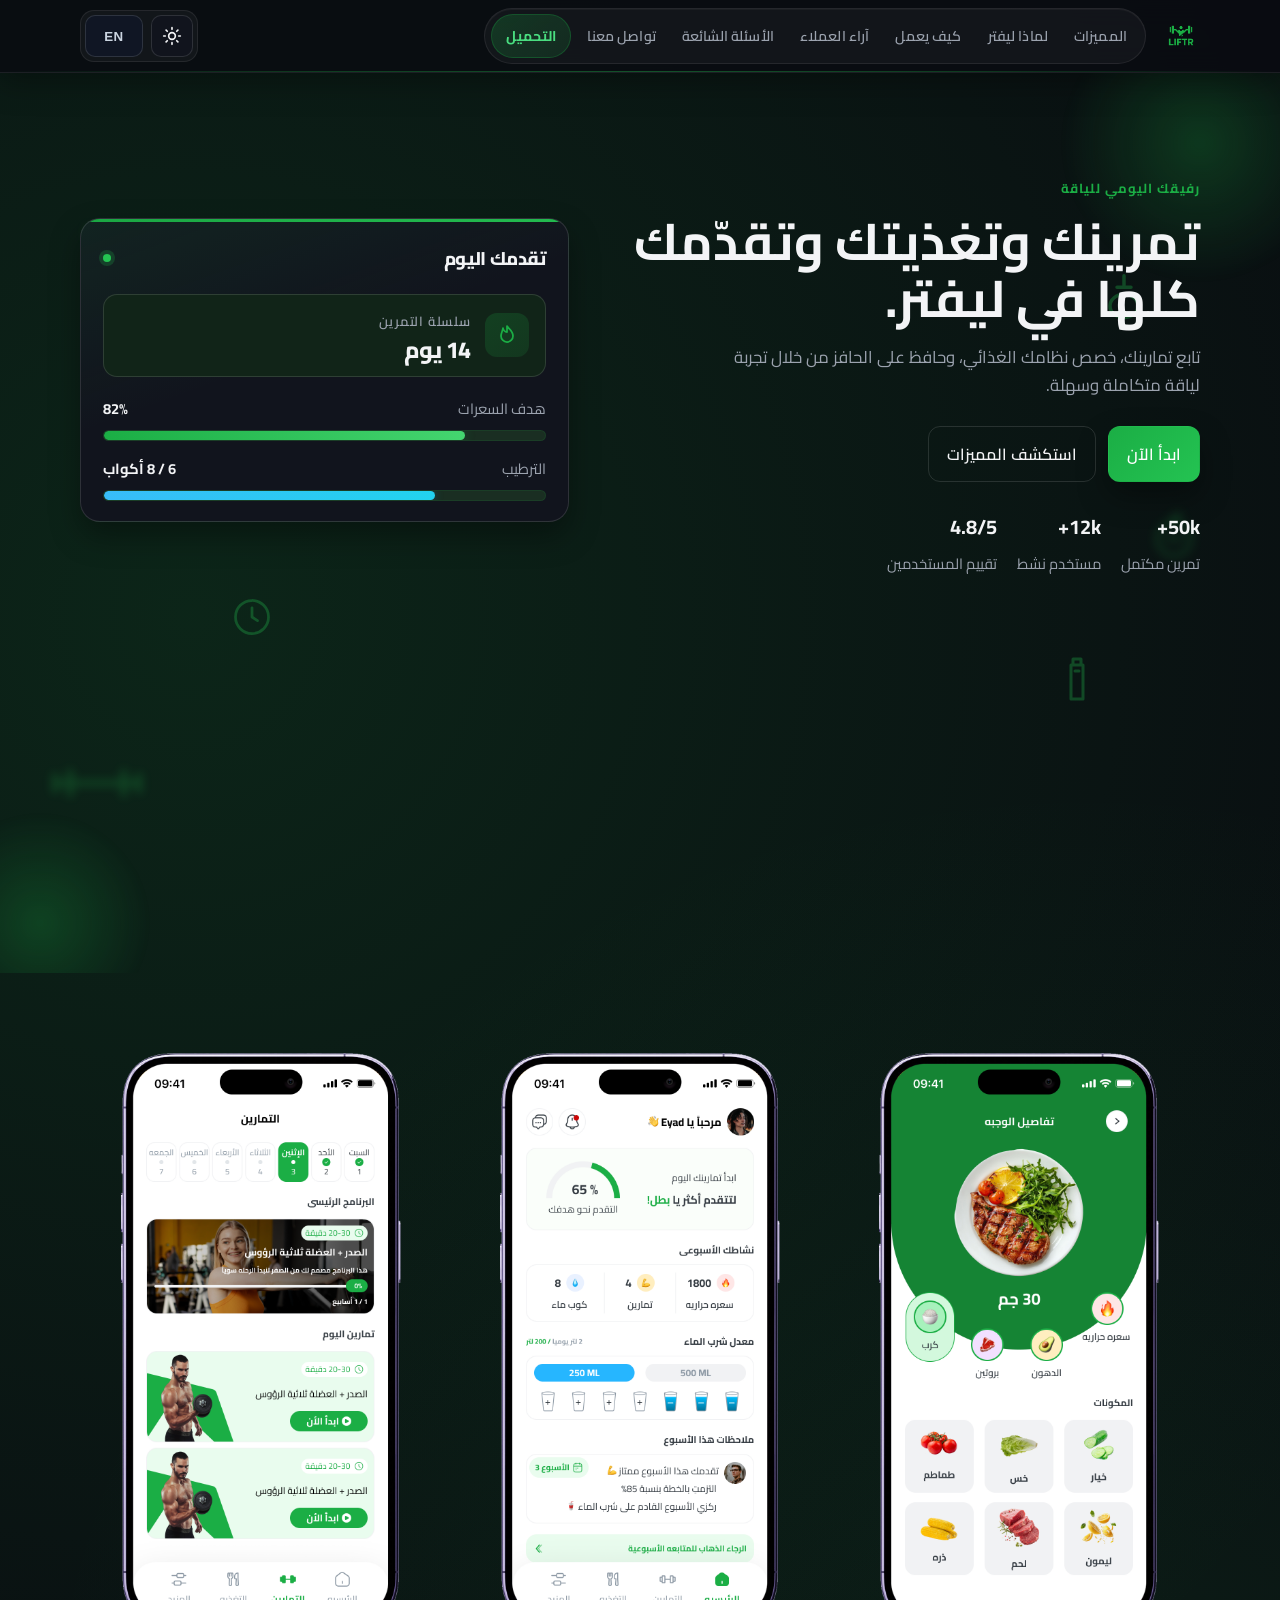
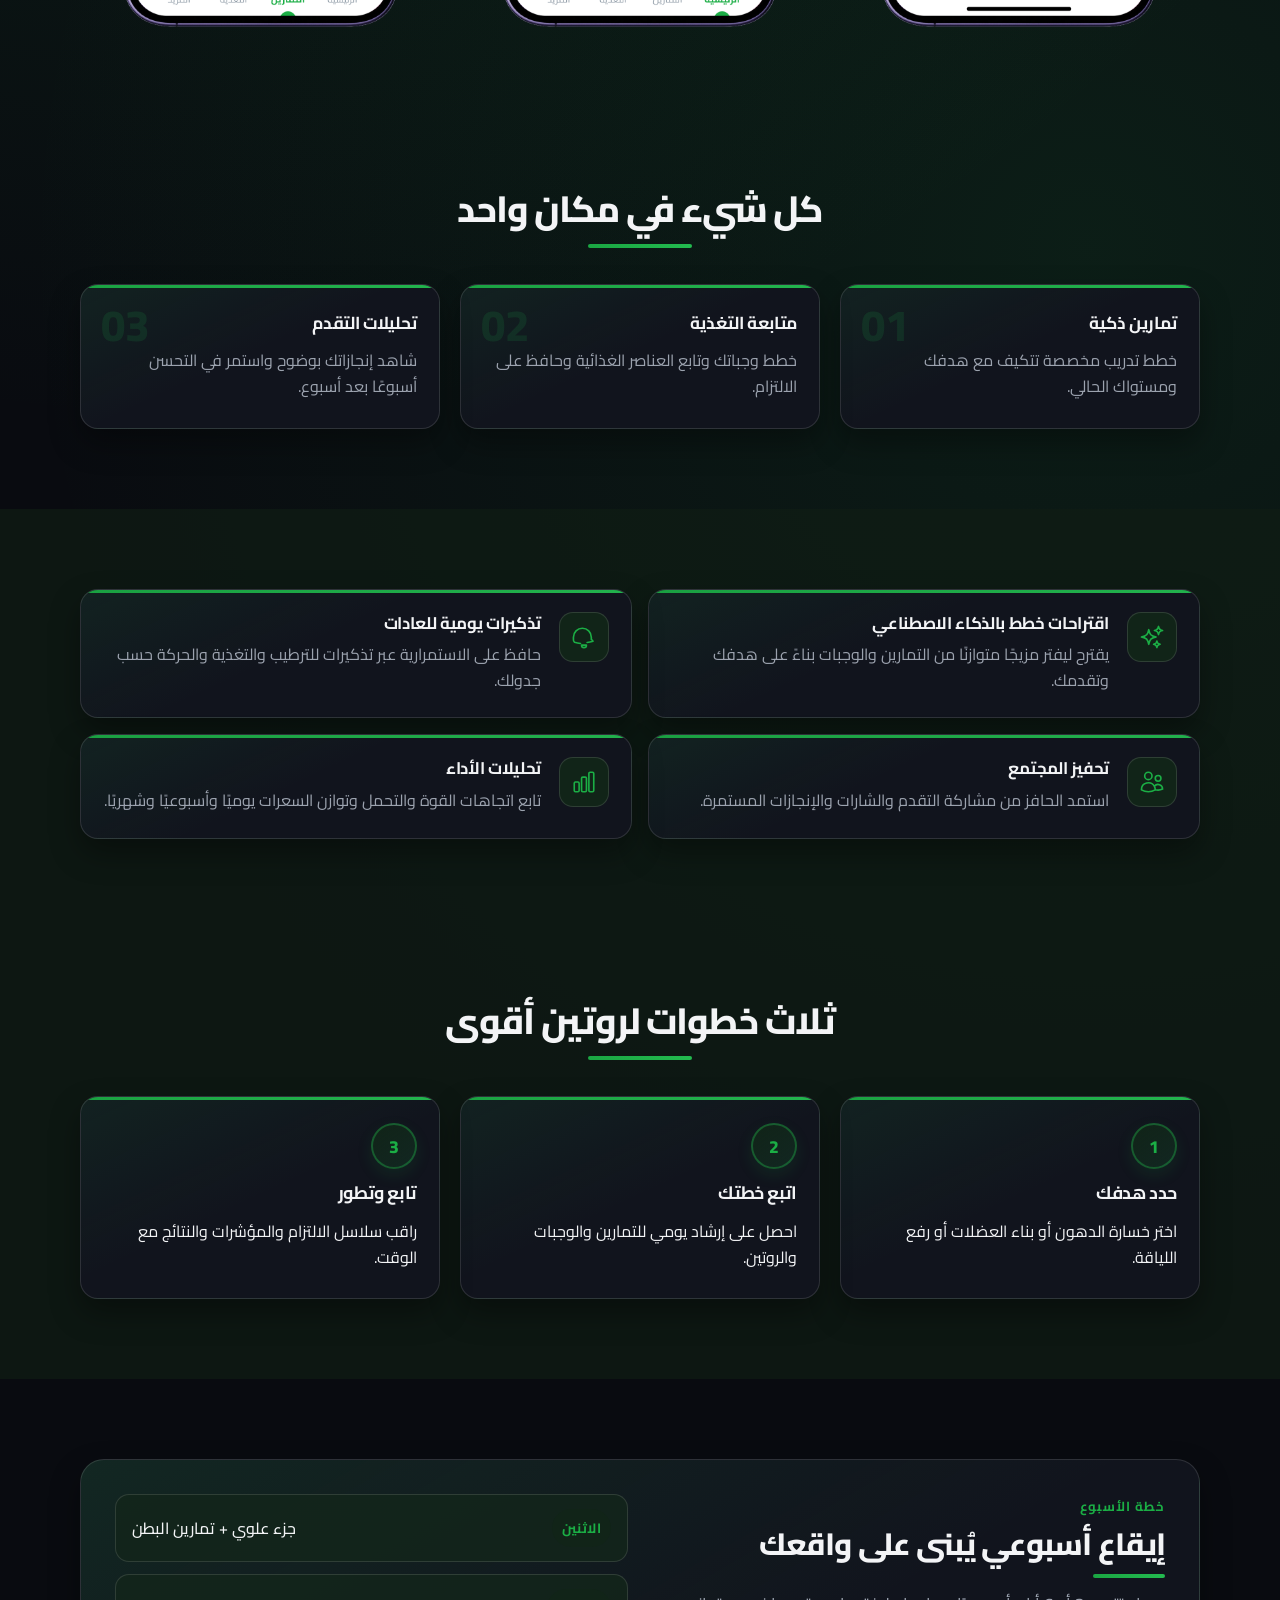
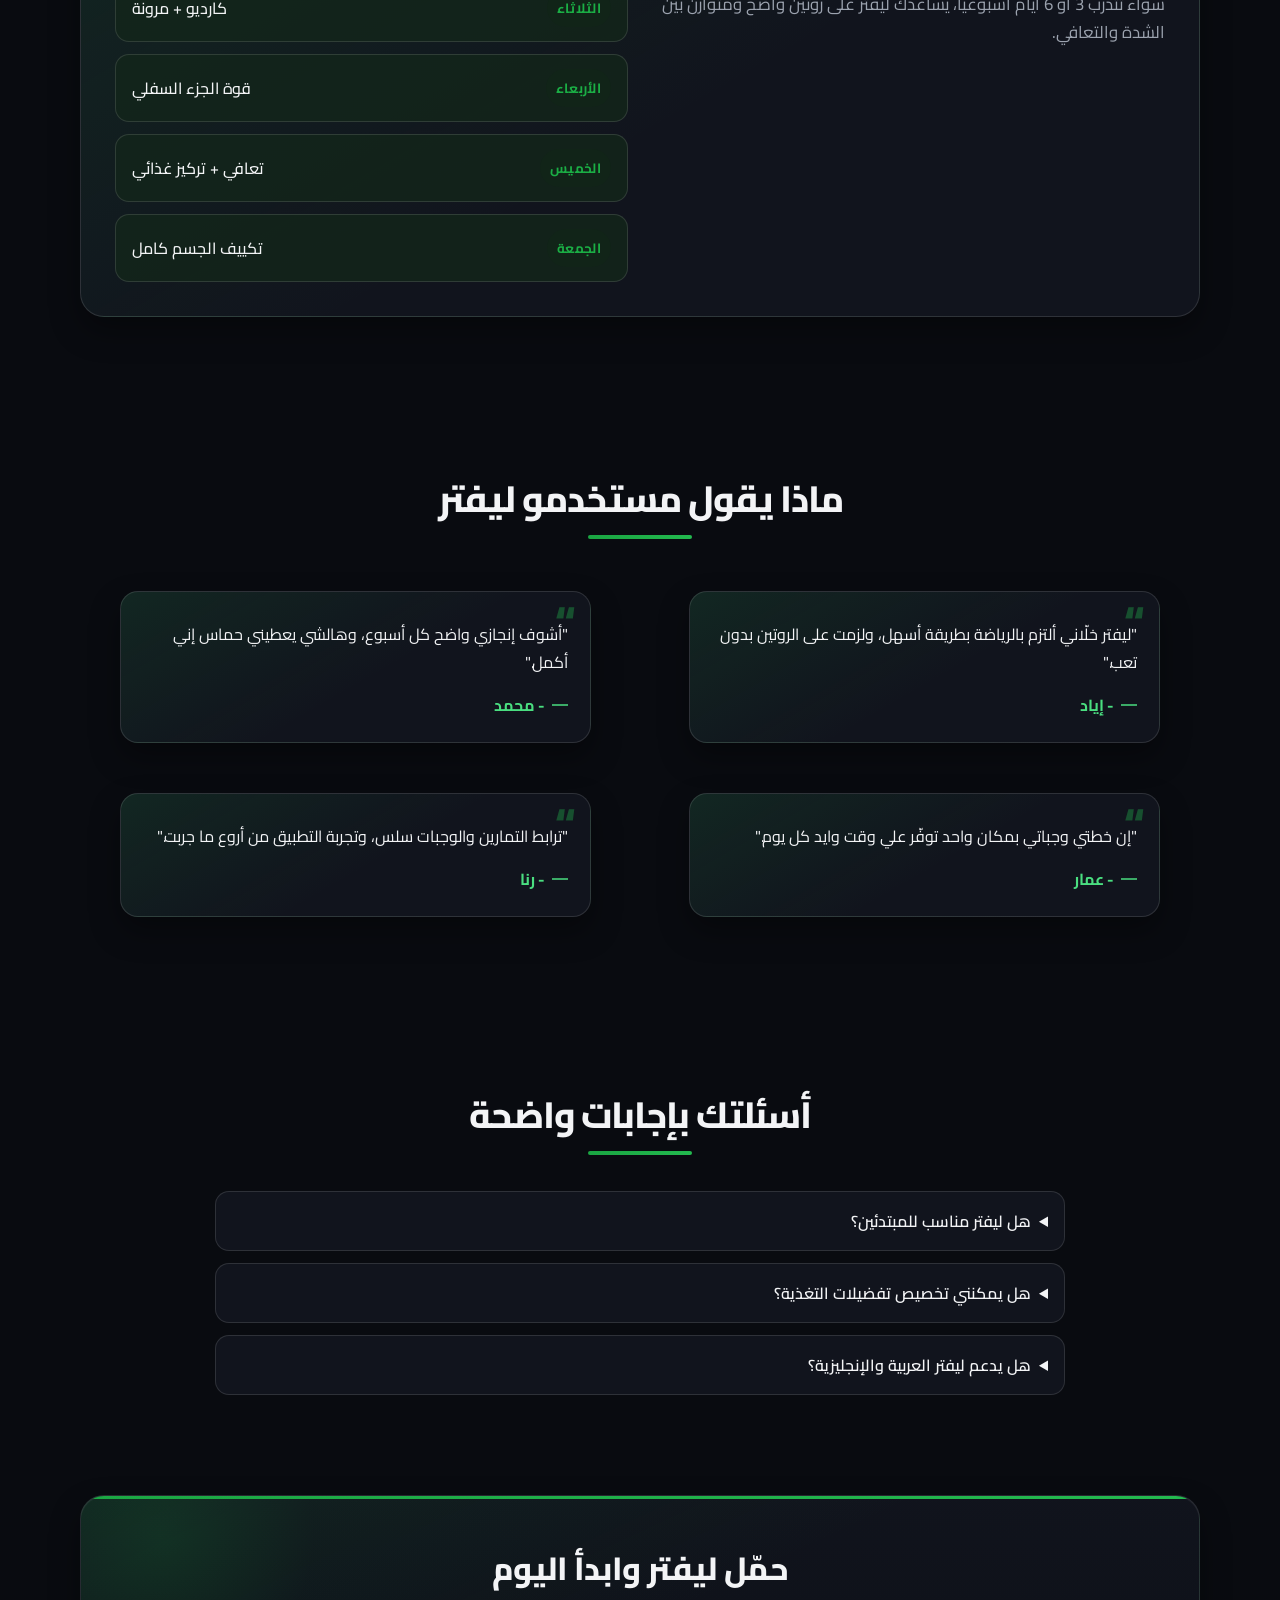
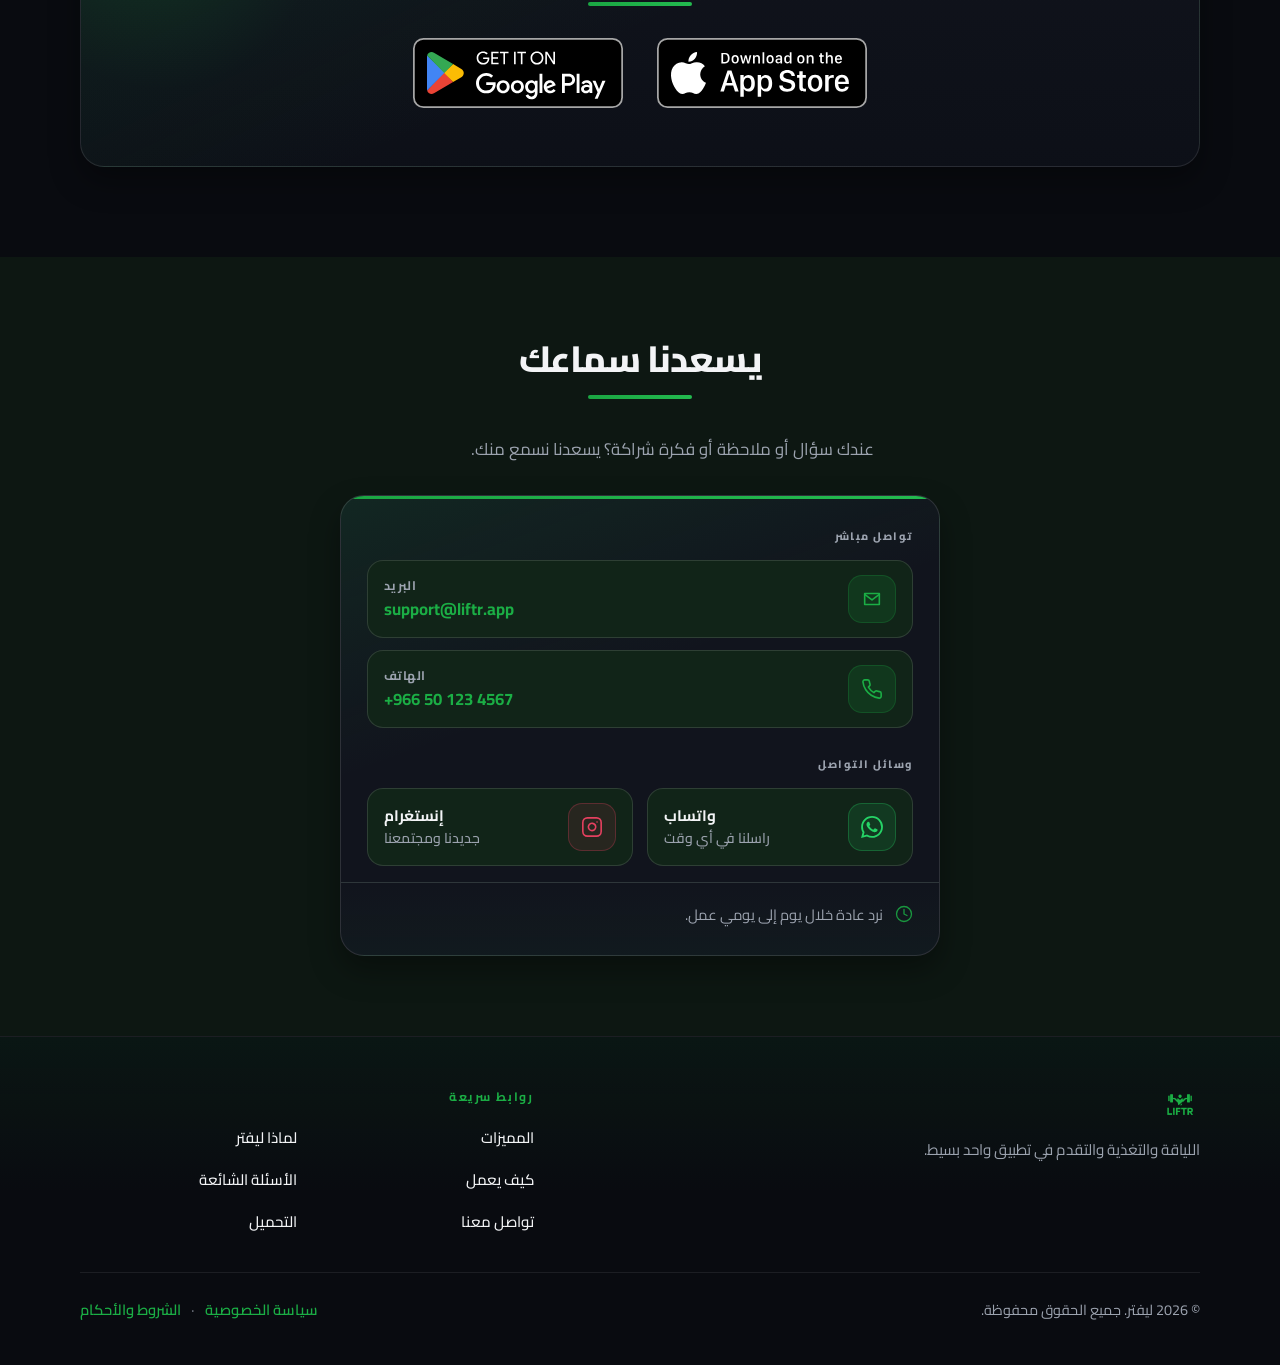
<file: index.html>
<!DOCTYPE html>
<html lang="ar" dir="rtl">
  <head>
    <meta charset="UTF-8" />
    <script>
      (function () {
        try {
          var t = localStorage.getItem("siteTheme");
          document.documentElement.setAttribute(
            "data-theme",
            t === "light" || t === "dark" ? t : "dark"
          );
        } catch (e) {
          document.documentElement.setAttribute("data-theme", "dark");
        }
      })();
    </script>
    <meta name="viewport" content="width=device-width, initial-scale=1.0" />
    <title>Liftr - Fitness, Nutrition, Progress</title>
    <meta
      name="description"
      content="Liftr helps you build healthy habits with personalized workouts, nutrition tracking, and progress insights."
    />
    <link rel="preconnect" href="https://fonts.googleapis.com" />
    <link rel="preconnect" href="https://fonts.gstatic.com" crossorigin />
    <link
      href="https://fonts.googleapis.com/css2?family=Cairo:wght@400;500;600;700;800&display=swap"
      rel="stylesheet"
    />
    <link rel="stylesheet" href="./styles.css" />
  </head>
  <body>
    <header class="site-header reveal">
      <div class="container nav-wrap">
        <a href="#" class="logo" aria-label="Liftr home">
          <img src="./assets/logo.png" alt="Liftr logo" width="38" height="38" decoding="async" />
        </a>
        <nav class="nav" id="navMenu" aria-label="Site navigation">
          <div class="nav-inner">
            <a href="#features" data-i18n="navFeatures">Features</a>
            <a href="#highlights" data-i18n="navHighlights">Highlights</a>
            <a href="#how-it-works" data-i18n="navHow">How it works</a>
            <a href="#testimonials" data-i18n="navTestimonials">Testimonials</a>
            <a href="#faq" data-i18n="navFaq">FAQ</a>
            <a href="#contact" data-i18n="navContact">Contact</a>
            <a href="#download" class="nav-link-cta" data-i18n="navDownload">Download</a>
          </div>
        </nav>
        <div class="header-end">
          <div class="header-tools">
            <button type="button" class="theme-toggle" aria-label="Toggle light and dark theme">
              <svg
                class="icon-sun"
                xmlns="http://www.w3.org/2000/svg"
                width="20"
                height="20"
                fill="none"
                stroke="currentColor"
                stroke-width="2"
                stroke-linecap="round"
                viewBox="0 0 24 24"
                aria-hidden="true"
              >
                <circle cx="12" cy="12" r="4" />
                <path
                  d="M12 2v2M12 20v2M4.93 4.93l1.41 1.41M17.66 17.66l1.41 1.41M2 12h2M20 12h2M6.34 17.66l-1.41 1.41M19.07 4.93l-1.41 1.41"
                />
              </svg>
              <svg
                class="icon-moon"
                xmlns="http://www.w3.org/2000/svg"
                width="20"
                height="20"
                fill="none"
                stroke="currentColor"
                stroke-width="2"
                stroke-linecap="round"
                stroke-linejoin="round"
                viewBox="0 0 24 24"
                aria-hidden="true"
              >
                <path d="M21 12.79A9 9 0 1111.21 3a7 7 0 009.79 9.79z" />
              </svg>
            </button>
            <button type="button" class="language-toggle" aria-label="Toggle language">EN</button>
          </div>
          <button class="menu-btn" id="menuBtn" type="button" aria-label="Toggle menu">
            <span></span><span></span><span></span>
          </button>
        </div>
      </div>
    </header>

    <main>
      <section class="hero">
        <div class="hero-orb hero-orb-1"></div>
        <div class="hero-orb hero-orb-2"></div>
        <div class="hero-decor" aria-hidden="true">
          <div class="hero-float hero-float--blur hero-float--1">
            <svg xmlns="http://www.w3.org/2000/svg" viewBox="0 0 24 24" fill="none" stroke="currentColor" stroke-width="1.5" stroke-linecap="round" stroke-linejoin="round">
              <path d="M6 12h12M4 10v4M20 10v4M8 9v6M16 9v6" />
            </svg>
          </div>
          <div class="hero-float hero-float--sharp hero-float--2">
            <svg xmlns="http://www.w3.org/2000/svg" viewBox="0 0 24 24" fill="none" stroke="currentColor" stroke-width="1.5" stroke-linecap="round" stroke-linejoin="round">
              <path d="M12 2v4M9 7h6" />
              <ellipse cx="12" cy="15" rx="6" ry="5" />
            </svg>
          </div>
          <div class="hero-float hero-float--blur hero-float--3">
            <svg xmlns="http://www.w3.org/2000/svg" viewBox="0 0 24 24" fill="none" stroke="currentColor" stroke-width="1.5" stroke-linecap="round" stroke-linejoin="round">
              <path d="M2 12h20M1 10v4M23 10v4M5 9v6M19 9v6" />
            </svg>
          </div>
          <div class="hero-float hero-float--sharp hero-float--4">
            <svg xmlns="http://www.w3.org/2000/svg" viewBox="0 0 24 24" fill="none" stroke="currentColor" stroke-width="1.5" stroke-linecap="round" stroke-linejoin="round">
              <path d="M10 2h4v3h-4V2zM9 5h6v17H9V5zM11 8h2" />
            </svg>
          </div>
          <div class="hero-float hero-float--blur hero-float--5">
            <svg xmlns="http://www.w3.org/2000/svg" viewBox="0 0 24 24" fill="none" stroke="currentColor" stroke-width="1.5" stroke-linecap="round" stroke-linejoin="round">
              <circle cx="12" cy="14" r="7" />
              <path d="M12 7V4M12 4h3M9 14h6" />
            </svg>
          </div>
          <div class="hero-float hero-float--sharp hero-float--6">
            <svg xmlns="http://www.w3.org/2000/svg" viewBox="0 0 24 24" fill="none" stroke="currentColor" stroke-width="1.5" stroke-linecap="round" stroke-linejoin="round">
              <path d="M12 21a9 9 0 100-18 9 9 0 000 18z" />
              <path d="M12 7v5l3 2" />
            </svg>
          </div>
        </div>
        <div class="container hero-grid">
          <div class="reveal">
            <p class="eyebrow" data-i18n="heroEyebrow">YOUR FITNESS COMPANION</p>
            <h1 data-i18n="heroTitle">Workouts, nutrition, and progress—all in Liftr.</h1>
            <p class="hero-text" data-i18n="heroText">
              Track workouts, personalize nutrition, and stay motivated with a
              simple all-in-one fitness app experience.
            </p>
            <div class="hero-actions">
              <a href="#download" class="btn btn-primary" data-i18n="heroBtnPrimary">Get Started</a>
              <a href="#features" class="btn btn-outline" data-i18n="heroBtnSecondary">Explore Features</a>
            </div>
            <div class="metrics">
              <div class="reveal reveal-delay-3">
                <h3 class="count-up" data-target="50">0</h3>
                <p data-i18n="metricOne">Workouts completed</p>
              </div>
              <div class="reveal reveal-delay-4">
                <h3 class="count-up" data-target="12">0</h3>
                <p data-i18n="metricTwo">Active users</p>
              </div>
              <div class="reveal reveal-delay-5">
                <h3>4.8/5</h3>
                <p data-i18n="metricThree">User rating</p>
              </div>
            </div>
          </div>
          <div class="hero-card reveal reveal-delay-2">
            <div class="hero-card-header">
              <h2 data-i18n="progressTitle">Today's Progress</h2>
              <span class="hero-card-live" aria-hidden="true"></span>
            </div>

            <div class="hero-streak">
              <div class="hero-streak-icon" aria-hidden="true">
                <svg xmlns="http://www.w3.org/2000/svg" viewBox="0 0 24 24" fill="none" stroke="currentColor" stroke-width="1.75" stroke-linecap="round" stroke-linejoin="round">
                  <path d="M12 3c2 3 6 5 6 10a6 6 0 11-12 0c0-3 2-6 2-8 0 2 2 4 4 4z" />
                </svg>
              </div>
              <div class="hero-streak-copy">
                <p class="hero-streak-label" data-i18n="progressOneLabel">Workout Streak</p>
                <p class="hero-streak-value" data-i18n="progressOneValue">14 Days</p>
              </div>
            </div>

            <div class="hero-track">
              <div class="hero-track-head">
                <span data-i18n="progressTwoLabel">Calories Goal</span>
                <strong>82%</strong>
              </div>
              <div class="hero-bar" aria-hidden="true"><span style="width: 82%"></span></div>
            </div>

            <div class="hero-track">
              <div class="hero-track-head">
                <span data-i18n="progressThreeLabel">Hydration</span>
                <strong data-i18n="progressThreeValue">6 / 8 Glasses</strong>
              </div>
              <div class="hero-bar hero-bar--soft" aria-hidden="true"><span style="width: 75%"></span></div>
            </div>
          </div>
        </div>
      </section>

      <section class="section" id="screenshots">
        <div class="container">
          <div class="app-screens-grid">
            <article class="app-screen-card reveal reveal-delay-1">
              <img src="./assets/Device.png" alt="Liftr meal details screen" />
            </article>
            <article class="app-screen-card app-screen-card-featured reveal reveal-delay-2">
              <img src="./assets/Device2.png" alt="Liftr home dashboard screen" />
            </article>
            <article class="app-screen-card reveal reveal-delay-3">
              <img src="./assets/Device3.png" alt="Liftr workouts screen" />
            </article>
          </div>
        </div>
      </section>

      <section class="section" id="features">
        <div class="container">
          <h2 class="section-title reveal" data-i18n="featuresTitle">Everything in one place</h2>
          <div class="cards">
            <article class="card reveal reveal-delay-1">
              <h3 data-i18n="featureOneTitle">Smart Workouts</h3>
              <p data-i18n="featureOneText">
                Personalized training plans that adapt to your goals and level.
              </p>
            </article>
            <article class="card reveal reveal-delay-2">
              <h3 data-i18n="featureTwoTitle">Nutrition Tracking</h3>
              <p data-i18n="featureTwoText">
                Plan meals, monitor macros, and stay consistent with your diet.
              </p>
            </article>
            <article class="card reveal reveal-delay-3">
              <h3 data-i18n="featureThreeTitle">Progress Insights</h3>
              <p data-i18n="featureThreeText">
                Visualize your achievements and keep improving every week.
              </p>
            </article>
          </div>
        </div>
      </section>

      <section class="section alt" id="highlights">
        <div class="container highlights-grid">
          <article class="card highlight-card reveal reveal-delay-1">
            <div class="highlight-card-inner">
              <div class="highlight-card-icon" aria-hidden="true">
                <svg xmlns="http://www.w3.org/2000/svg" fill="none" viewBox="0 0 24 24" stroke-width="1.5" stroke="currentColor">
                  <path stroke-linecap="round" stroke-linejoin="round" d="M9.813 15.904L9 18.75l-.813-2.846a4.5 4.5 0 00-3.09-3.09L2.25 12l2.846-.813a4.5 4.5 0 003.09-3.09L9 5.25l.813 2.846a4.5 4.5 0 003.09 3.09L15.75 12l-2.846.813a4.5 4.5 0 00-3.09 3.09zM18.259 8.715L18 9.75l-.259-1.035a3.375 3.375 0 00-2.455-2.456L14.25 6l1.036-.259a3.375 3.375 0 002.455-2.456L18 2.25l.259 1.035a3.375 3.375 0 002.456 2.456L21.75 6l-1.035.259a3.375 3.375 0 00-2.456 2.456zM16.894 20.567L16.5 21.75l-.394-1.183a2.25 2.25 0 00-1.423-1.423L13.5 18.75l1.183-.394a2.25 2.25 0 001.423-1.423l.394-1.183.394 1.183a2.25 2.25 0 001.423 1.423l1.183.394-1.183.394a2.25 2.25 0 00-1.423 1.423z" />
                </svg>
              </div>
              <div class="highlight-card-content">
                <h3 data-i18n="highlightOneTitle">AI-based plan suggestions</h3>
                <p data-i18n="highlightOneText">
                  Liftr suggests balanced workout and meal combinations based on your selected goal and current progress.
                </p>
              </div>
            </div>
          </article>
          <article class="card highlight-card reveal reveal-delay-2">
            <div class="highlight-card-inner">
              <div class="highlight-card-icon" aria-hidden="true">
                <svg xmlns="http://www.w3.org/2000/svg" fill="none" viewBox="0 0 24 24" stroke-width="1.5" stroke="currentColor">
                  <path stroke-linecap="round" stroke-linejoin="round" d="M14.857 17.082a23.848 23.848 0 005.454-1.082A2.918 2.918 0 0018.75 14.25v-2.109a8.25 8.25 0 10-16.5 0v2.109a2.918 2.918 0 001.059 2.688 23.848 23.848 0 005.454 1.082M9.75 19.5h4.5M12 21.75a2.25 2.25 0 002.25-2.25h-4.5a2.25 2.25 0 002.25 2.25z" />
                </svg>
              </div>
              <div class="highlight-card-content">
                <h3 data-i18n="highlightTwoTitle">Daily habit reminders</h3>
                <p data-i18n="highlightTwoText">
                  Build consistency with hydration, nutrition, and movement reminders tailored to your schedule.
                </p>
              </div>
            </div>
          </article>
          <article class="card highlight-card reveal reveal-delay-3">
            <div class="highlight-card-inner">
              <div class="highlight-card-icon" aria-hidden="true">
                <svg xmlns="http://www.w3.org/2000/svg" fill="none" viewBox="0 0 24 24" stroke-width="1.5" stroke="currentColor">
                  <path stroke-linecap="round" stroke-linejoin="round" d="M15 19.128a9.38 9.38 0 002.625.372 9.337 9.337 0 004.121-.952 4.125 4.125 0 00-7.533-2.493M15 19.128v-.003c0-1.113-.285-2.16-.786-3.07M15 19.128v.106A12.318 12.318 0 018.624 21c-2.331 0-4.512-.645-6.374-1.766l-.001-.109a6.375 6.375 0 0111.964-3.07M12 6.375a3.375 3.375 0 11-6.75 0 3.375 3.375 0 016.75 0Zm8.25 2.25a2.625 2.625 0 11-5.25 0 2.625 2.625 0 015.25 0Z" />
                </svg>
              </div>
              <div class="highlight-card-content">
                <h3 data-i18n="highlightThreeTitle">Community motivation</h3>
                <p data-i18n="highlightThreeText">
                  Stay encouraged with progress sharing, badges, and friendly milestones that keep you moving forward.
                </p>
              </div>
            </div>
          </article>
          <article class="card highlight-card reveal reveal-delay-4">
            <div class="highlight-card-inner">
              <div class="highlight-card-icon" aria-hidden="true">
                <svg xmlns="http://www.w3.org/2000/svg" fill="none" viewBox="0 0 24 24" stroke-width="1.5" stroke="currentColor">
                  <path stroke-linecap="round" stroke-linejoin="round" d="M3 13.125C3 12.504 3.504 12 4.125 12h2.25c.621 0 1.125.504 1.125 1.125v6.75C7.5 20.496 6.996 21 6.375 21h-2.25A1.125 1.125 0 013 19.875v-6.75zM9.75 8.625c0-.621.504-1.125 1.125-1.125h2.25c.621 0 1.125.504 1.125 1.125v11.25c0 .621-.504 1.125-1.125 1.125h-2.25a1.125 1.125 0 01-1.125-1.125V8.625zM16.5 4.125c0-.621.504-1.125 1.125-1.125h2.25C20.496 3 21 3.504 21 4.125v15.75c0 .621-.504 1.125-1.125 1.125h-2.25a1.125 1.125 0 01-1.125-1.125V4.125z" />
                </svg>
              </div>
              <div class="highlight-card-content">
                <h3 data-i18n="highlightFourTitle">Performance analytics</h3>
                <p data-i18n="highlightFourText">
                  See trends for strength, endurance, and calorie balance across days, weeks, and months.
                </p>
              </div>
            </div>
          </article>
        </div>
      </section>

      <section class="section alt" id="how-it-works">
        <div class="container">
          <h2 class="section-title reveal" data-i18n="howTitle">Three steps to a stronger routine</h2>
          <div class="steps">
            <div class="step reveal reveal-delay-1">
              <span>1</span>
              <h3 data-i18n="stepOneTitle">Set your goal</h3>
              <p data-i18n="stepOneText">Choose fat loss, muscle gain, or improved endurance.</p>
            </div>
            <div class="step reveal reveal-delay-2">
              <span>2</span>
              <h3 data-i18n="stepTwoTitle">Follow your plan</h3>
              <p data-i18n="stepTwoText">Get daily guidance for training, meals, and routines.</p>
            </div>
            <div class="step reveal reveal-delay-3">
              <span>3</span>
              <h3 data-i18n="stepThreeTitle">Track and improve</h3>
              <p data-i18n="stepThreeText">See your streaks, metrics, and milestones over time.</p>
            </div>
          </div>
        </div>
      </section>

      <section class="section">
        <div class="container weekly-plan">
          <div class="weekly-plan-intro reveal">
            <p class="eyebrow" data-i18n="weeklyEyebrow">WEEKLY FLOW</p>
            <h2 class="section-title section-title--start reveal" data-i18n="weeklyTitle">A weekly rhythm built around your life</h2>
            <p class="hero-text" data-i18n="weeklyText">
              Whether you train 3 days or 6 days a week, Liftr helps you keep a
              clear routine with balanced training intensity and recovery.
            </p>
          </div>
          <div class="plan-list">
            <div class="reveal reveal-delay-1"><strong data-i18n="dayMon">Mon</strong><span data-i18n="planMon">Upper Body + Core</span></div>
            <div class="reveal reveal-delay-2"><strong data-i18n="dayTue">Tue</strong><span data-i18n="planTue">Cardio + Mobility</span></div>
            <div class="reveal reveal-delay-3"><strong data-i18n="dayWed">Wed</strong><span data-i18n="planWed">Lower Body Strength</span></div>
            <div class="reveal reveal-delay-4"><strong data-i18n="dayThu">Thu</strong><span data-i18n="planThu">Recovery + Nutrition Focus</span></div>
            <div class="reveal reveal-delay-5"><strong data-i18n="dayFri">Fri</strong><span data-i18n="planFri">Full Body Conditioning</span></div>
          </div>
        </div>
      </section>

      <section class="section" id="testimonials">
        <div class="container">
          <h2 class="section-title reveal" data-i18n="testimonialsTitle">What Liftr users are saying</h2>
          <div class="cards testimonials">
            <blockquote class="card testimonial-card reveal reveal-delay-1">
              <span data-i18n="quoteOne">"Liftr made fitness simple for me. I finally stayed consistent."</span>
              <cite data-i18n="quoteOneName">- Eyad</cite>
            </blockquote>
            <blockquote class="card testimonial-card reveal reveal-delay-2">
              <span data-i18n="quoteTwo">"I can see progress every week, and that keeps me motivated."</span>
              <cite data-i18n="quoteTwoName">- Mohamed</cite>
            </blockquote>
            <blockquote class="card testimonial-card reveal reveal-delay-3">
              <span data-i18n="quoteThree">"Having my plan and meals in one place saves me time every day."</span>
              <cite data-i18n="quoteThreeName">- Ammar</cite>
            </blockquote>
            <blockquote class="card testimonial-card reveal reveal-delay-4">
              <span data-i18n="quoteFour">"The workout and meal flow is very smooth. Great app design."</span>
              <cite data-i18n="quoteFourName">- Rana</cite>
            </blockquote>
          </div>
        </div>
      </section>

      <section class="section" id="faq">
        <div class="container">
          <h2 class="section-title reveal" data-i18n="faqTitle">Questions, answered</h2>
          <div class="faq-list">
            <details class="faq-item reveal reveal-delay-1">
              <summary data-i18n="faqOneQ">Is Liftr suitable for beginners?</summary>
              <p data-i18n="faqOneA">
                Yes. You can start with beginner-friendly plans and gradually
                level up as your confidence and strength improve.
              </p>
            </details>
            <details class="faq-item reveal reveal-delay-2">
              <summary data-i18n="faqTwoQ">Can I customize my nutrition preferences?</summary>
              <p data-i18n="faqTwoA">
                Absolutely. Liftr supports food preferences, disliked foods, and
                personalized nutrition goals.
              </p>
            </details>
            <details class="faq-item reveal reveal-delay-3">
              <summary data-i18n="faqThreeQ">Does Liftr support Arabic and English?</summary>
              <p data-i18n="faqThreeA">
                Yes. The app experience supports both Arabic and English language
                options.
              </p>
            </details>
          </div>
        </div>
      </section>

      <section class="cta" id="download">
        <div class="container cta-box reveal">
          <h2 class="section-title section-title--cta reveal" data-i18n="ctaTitle">Download Liftr and start today</h2>
          <div class="store-badges">
            <a href="#" class="store-badge" aria-label="Download on the App Store">
              <img
                class="store-badge-image"
                alt="Download on the App Store"
                src="./assets/appStore.svg"
              />
            </a>
            <a href="#" class="store-badge" aria-label="Get it on Google Play">
              <img
                class="store-badge-image"
                alt="Get it on Google Play"
                src="./assets/googlePlay.svg"
              />
            </a>
          </div>
        </div>
      </section>

      <section class="section alt" id="contact">
        <div class="container">
          <h2 class="section-title reveal" data-i18n="contactTitle">We'd love to hear from you</h2>
          <p class="contact-intro reveal reveal-delay-1" data-i18n="contactText">
            Questions, feedback, or partnership ideas? We would love to hear from you.
          </p>
          <div class="contact-card reveal reveal-delay-2">
            <div class="contact-card-body">
              <div class="contact-group">
                <p class="contact-group-label" data-i18n="contactDirectLabel">Direct</p>
                <div class="contact-links">
                  <a class="contact-link contact-link--email" href="mailto:support@liftr.app">
                    <span class="contact-link-icon-wrap" aria-hidden="true">
                      <span class="contact-link-icon">
                        <svg xmlns="http://www.w3.org/2000/svg" width="22" height="22" fill="none" stroke="currentColor" stroke-width="1.75" stroke-linecap="round" stroke-linejoin="round" viewBox="0 0 24 24">
                          <path d="M4 6h16v12H4V6z" />
                          <path d="M4 7l8 6 8-6" />
                        </svg>
                      </span>
                    </span>
                    <span class="contact-link-text">
                      <span class="contact-link-title contact-link-title--eyebrow" data-i18n="contactEmailLabel">Email</span>
                      <span class="contact-link-value" data-i18n="contactEmail">support@liftr.app</span>
                    </span>
                  </a>
                  <a class="contact-link contact-link--phone" href="tel:+966501234567">
                    <span class="contact-link-icon-wrap" aria-hidden="true">
                      <span class="contact-link-icon">
                        <svg xmlns="http://www.w3.org/2000/svg" width="22" height="22" fill="none" stroke="currentColor" stroke-width="1.75" stroke-linecap="round" stroke-linejoin="round" viewBox="0 0 24 24">
                          <path d="M22 16.92v3a2 2 0 0 1-2.18 2 19.79 19.79 0 0 1-8.63-3.07 19.5 19.5 0 0 1-6-6 19.79 19.79 0 0 1-3.07-8.67A2 2 0 0 1 4.11 2h3a2 2 0 0 1 2 1.72 12.84 12.84 0 0 0 .7 2.81 2 2 0 0 1-.45 2.11L8.09 9.91a16 16 0 0 0 6 6l1.27-1.27a2 2 0 0 1 2.11-.45 12.84 12.84 0 0 0 2.81.7A2 2 0 0 1 22 16.92z" />
                        </svg>
                      </span>
                    </span>
                    <span class="contact-link-text">
                      <span class="contact-link-title contact-link-title--eyebrow" data-i18n="contactPhoneLabel">Phone</span>
                      <span class="contact-link-value" data-i18n="contactPhone" dir="ltr">+966 50 123 4567</span>
                    </span>
                  </a>
                </div>
              </div>
              <div class="contact-group">
                <p class="contact-group-label" data-i18n="contactSocialLabel">Social</p>
                <div class="contact-links contact-links--social">
                  <a
                    class="contact-link contact-link--whatsapp"
                    href="https://wa.me/966501234567"
                    target="_blank"
                    rel="noopener noreferrer"
                  >
                    <span class="contact-link-icon-wrap" aria-hidden="true">
                      <span class="contact-link-icon">
                        <svg xmlns="http://www.w3.org/2000/svg" width="22" height="22" viewBox="0 0 24 24" fill="currentColor" aria-hidden="true">
                          <path
                            d="M17.472 14.382c-.297-.149-1.758-.867-2.03-.967-.273-.099-.471-.148-.67.15-.197.297-.767.966-.94 1.164-.173.199-.347.223-.644.075-.297-.15-1.255-.463-2.39-1.475-.883-.788-1.48-1.761-1.653-2.059-.173-.297-.018-.458.13-.606.134-.133.298-.347.446-.52.149-.174.198-.298.298-.497.099-.198.05-.371-.025-.52-.075-.149-.669-1.612-.916-2.207-.242-.579-.487-.5-.669-.51-.173-.008-.371-.01-.57-.01-.198 0-.52.074-.792.372-.272.297-1.04 1.016-1.04 2.479 0 1.462 1.065 2.875 1.213 3.074.149.198 2.096 3.2 5.077 4.487.709.306 1.262.489 1.694.625.712.227 1.36.195 1.871.118.571-.085 1.758-.719 2.006-1.413.248-.694.248-1.289.173-1.413-.074-.124-.272-.198-.57-.347m-5.421 7.403h-.004a9.87 9.87 0 01-5.031-1.378l-.361-.214-3.741.982.998-3.648-.235-.374a9.86 9.86 0 01-1.51-5.26c.001-5.45 4.436-9.884 9.888-9.884 2.64 0 5.122 1.03 6.988 2.898a9.825 9.825 0 012.893 6.994c-.003 5.45-4.437 9.884-9.885 9.884m8.413-18.297A11.815 11.815 0 0012.05 0C5.495 0 .16 5.335.157 11.892c0 2.096.547 4.142 1.588 5.945L.057 24l6.305-1.654a11.882 11.882 0 005.683 1.448h.005c6.554 0 11.89-5.335 11.893-11.893a11.821 11.821 0 00-3.48-8.413z"
                          />
                        </svg>
                      </span>
                    </span>
                    <span class="contact-link-text">
                      <span class="contact-link-title" data-i18n="contactWhatsApp">WhatsApp</span>
                      <span class="contact-link-hint" data-i18n="contactWhatsAppHint">Message us anytime</span>
                    </span>
                  </a>
                  <a
                    class="contact-link contact-link--instagram"
                    href="https://www.instagram.com/liftr.app/"
                    target="_blank"
                    rel="noopener noreferrer"
                  >
                    <span class="contact-link-icon-wrap" aria-hidden="true">
                      <span class="contact-link-icon">
                        <svg xmlns="http://www.w3.org/2000/svg" width="22" height="22" viewBox="0 0 24 24" fill="none" stroke="currentColor" stroke-width="1.75" stroke-linecap="round" stroke-linejoin="round" aria-hidden="true">
                          <rect x="2" y="2" width="20" height="20" rx="5" ry="5" />
                          <path d="M16 11.37A4 4 0 1 1 12.63 8 4 4 0 0 1 16 11.37z" />
                          <line x1="17.5" y1="6.5" x2="17.51" y2="6.5" />
                        </svg>
                      </span>
                    </span>
                    <span class="contact-link-text">
                      <span class="contact-link-title" data-i18n="contactInstagram">Instagram</span>
                      <span class="contact-link-hint" data-i18n="contactInstagramHint">Updates &amp; community</span>
                    </span>
                  </a>
                </div>
              </div>
            </div>
            <div class="contact-note-wrap">
              <span class="contact-note-icon" aria-hidden="true">
                <svg xmlns="http://www.w3.org/2000/svg" width="18" height="18" fill="none" stroke="currentColor" stroke-width="1.75" stroke-linecap="round" stroke-linejoin="round" viewBox="0 0 24 24">
                  <circle cx="12" cy="12" r="10" />
                  <path d="M12 6v6l4 2" />
                </svg>
              </span>
              <p class="contact-note" data-i18n="contactNote">We usually reply within 1–2 business days.</p>
            </div>
          </div>
        </div>
      </section>
    </main>

    <footer class="site-footer">
      <div class="container footer-inner reveal">
        <div class="footer-grid">
          <div class="footer-brand-block">
            <a href="#" class="footer-brand" aria-label="Liftr home">
              <img src="./assets/logo.png" alt="" width="40" height="40" decoding="async" />
            </a>
            <p class="footer-tagline" data-i18n="footerTagline">
              Fitness, nutrition, and progress in one simple app.
            </p>
          </div>
          <nav class="footer-nav" aria-label="Footer">
            <p class="footer-nav-heading" data-i18n="footerQuickHeading">Quick links</p>
            <ul class="footer-nav-list">
              <li><a href="#features" data-i18n="navFeatures">Features</a></li>
              <li><a href="#highlights" data-i18n="navHighlights">Highlights</a></li>
              <li><a href="#how-it-works" data-i18n="navHow">How it works</a></li>
              <li><a href="#faq" data-i18n="navFaq">FAQ</a></li>
              <li><a href="#contact" data-i18n="navContact">Contact</a></li>
              <li><a href="#download" data-i18n="navDownload">Download</a></li>
            </ul>
          </nav>
        </div>
        <div class="footer-meta">
          <p class="footer-copy" data-i18n-html="footerRights">
            © <span id="year"></span> Liftr. All rights reserved.
          </p>
          <div class="footer-legal-links">
            <a href="./privacy-policy.html" data-i18n="footerPrivacy">Privacy Policy</a>
            <span class="footer-meta-sep" aria-hidden="true">·</span>
            <a href="./terms-and-conditions.html" data-i18n="footerTerms">Terms & Conditions</a>
          </div>
        </div>
      </div>
    </footer>

    <script src="./theme.js"></script>
    <script src="./script.js"></script>
  </body>
</html>
</file>
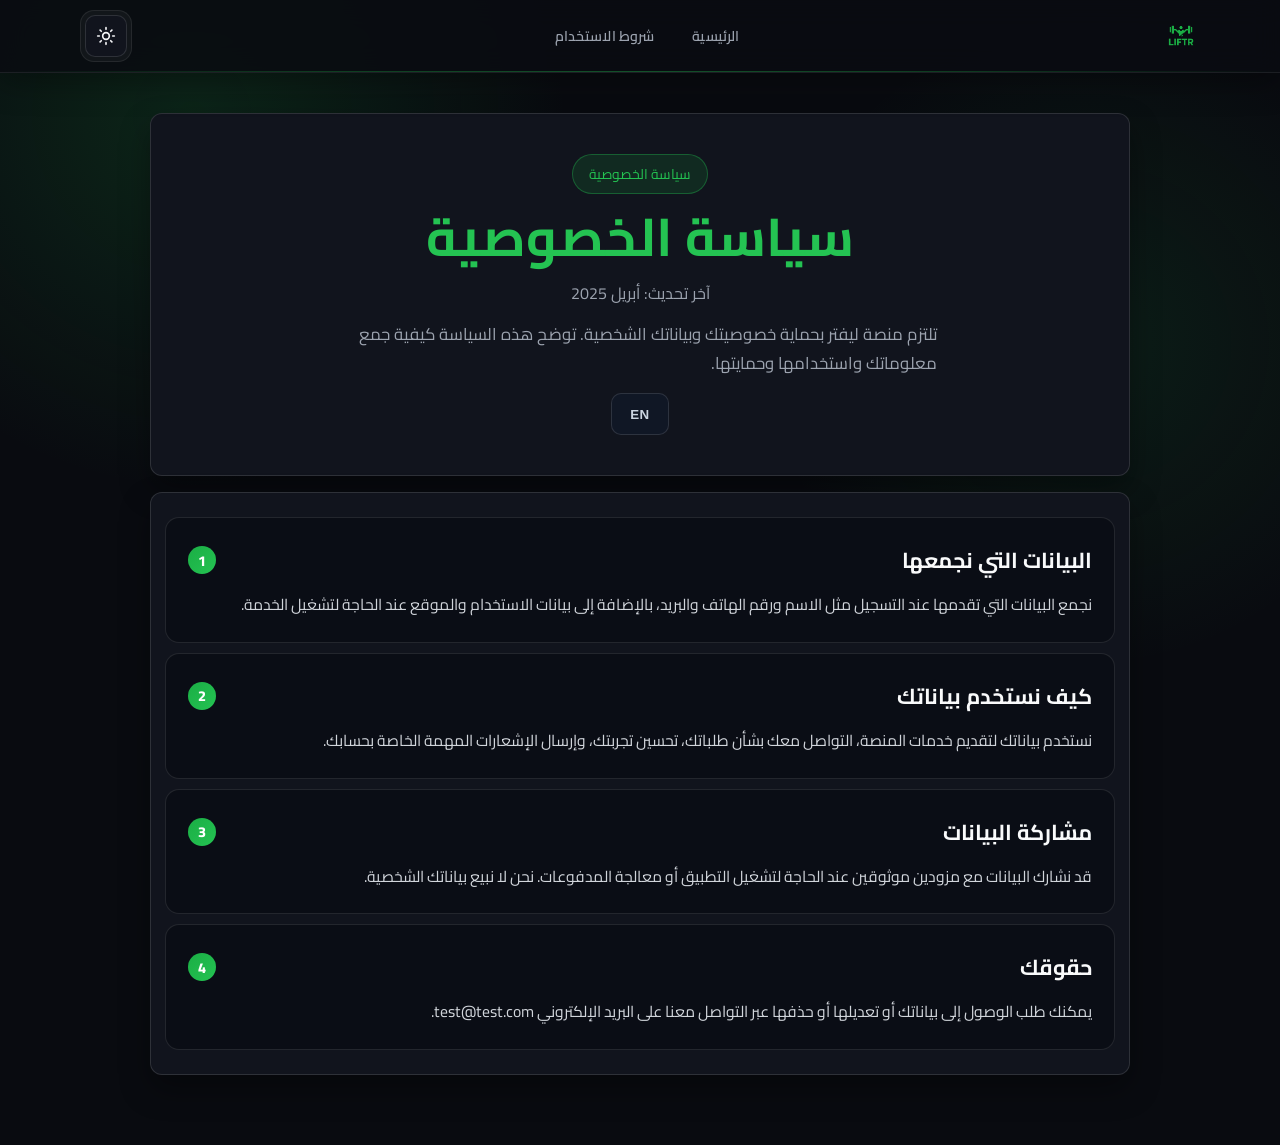
<file: privacy-policy.html>
<!DOCTYPE html>
<html lang="ar" dir="rtl">
  <head>
    <meta charset="UTF-8" />
    <script>
      (function () {
        try {
          var t = localStorage.getItem("siteTheme");
          document.documentElement.setAttribute(
            "data-theme",
            t === "light" || t === "dark" ? t : "dark"
          );
        } catch (e) {
          document.documentElement.setAttribute("data-theme", "dark");
        }
      })();
    </script>
    <meta name="viewport" content="width=device-width, initial-scale=1.0" />
    <title>Liftr Privacy Policy</title>
    <meta
      name="description"
      content="Privacy Policy for Liftr application and landing page."
    />
    <link rel="preconnect" href="https://fonts.googleapis.com" />
    <link rel="preconnect" href="https://fonts.gstatic.com" crossorigin />
    <link
      href="https://fonts.googleapis.com/css2?family=Cairo:wght@400;500;600;700;800&display=swap"
      rel="stylesheet"
    />
    <link rel="stylesheet" href="./styles.css" />
  </head>
  <body class="legal-page-dark">
    <header class="site-header legal-header-dark">
      <div class="container nav-wrap">
        <a href="./index.html" class="logo" aria-label="Liftr home">
          <img src="./assets/logo.png" alt="Liftr logo" />
        </a>
        <nav class="nav legal-nav">
          <a href="./index.html" data-i18n="homeLink">Home</a>
          <a href="./terms-and-conditions.html" data-i18n="termsLink">Terms</a>
        </nav>
        <div class="header-tools">
          <button type="button" class="theme-toggle" aria-label="Toggle light and dark theme">
            <svg
              class="icon-sun"
              xmlns="http://www.w3.org/2000/svg"
              width="20"
              height="20"
              fill="none"
              stroke="currentColor"
              stroke-width="2"
              stroke-linecap="round"
              viewBox="0 0 24 24"
              aria-hidden="true"
            >
              <circle cx="12" cy="12" r="4" />
              <path
                d="M12 2v2M12 20v2M4.93 4.93l1.41 1.41M17.66 17.66l1.41 1.41M2 12h2M20 12h2M6.34 17.66l-1.41 1.41M19.07 4.93l-1.41 1.41"
              />
            </svg>
            <svg
              class="icon-moon"
              xmlns="http://www.w3.org/2000/svg"
              width="20"
              height="20"
              fill="none"
              stroke="currentColor"
              stroke-width="2"
              stroke-linecap="round"
              stroke-linejoin="round"
              viewBox="0 0 24 24"
              aria-hidden="true"
            >
              <path d="M21 12.79A9 9 0 1111.21 3a7 7 0 009.79 9.79z" />
            </svg>
          </button>
        </div>
      </div>
    </header>

    <main class="legal-main">
      <div class="container legal-shell">
        <section class="legal-hero">
          <p class="legal-badge" data-i18n="privacyLabel">Privacy Policy</p>
          <h1 data-i18n="privacyTitle">Privacy Policy</h1>
          <p class="legal-updated" data-i18n="privacyUpdated">Last updated: April 2025</p>
          <p class="hero-text legal-intro" data-i18n="privacySubtitle">
            Liftr is committed to protecting your personal data. This policy explains how we collect and use your information.
          </p>
          <button type="button" class="language-toggle legal-language-toggle" aria-label="Toggle language">EN</button>
        </section>

        <article class="legal-card policy-content" data-lang-content="en" hidden>
          <section class="legal-item">
            <h2>Data We Collect <span>1</span></h2>
            <p>
              We collect account and usage data such as your name, phone number, email,
              profile details, device information, and activity required to operate Liftr.
            </p>
          </section>
          <section class="legal-item">
            <h2>How We Use Data <span>2</span></h2>
            <p>
              We use your data to provide services, process requests, personalize your
              experience, send important notifications, and improve platform security.
            </p>
          </section>
          <section class="legal-item">
            <h2>Data Sharing <span>3</span></h2>
            <p>
              We only share data with trusted service providers when needed to run the app
              and process payments. We do not sell your personal data.
            </p>
          </section>
          <section class="legal-item">
            <h2>Your Rights <span>4</span></h2>
            <p>
              You can request data access, correction, deletion, or account removal by
              contacting us at test@test.com.
            </p>
          </section>
        </article>

        <article class="legal-card policy-content" data-lang-content="ar">
          <section class="legal-item">
            <h2>البيانات التي نجمعها <span>1</span></h2>
            <p>
              نجمع البيانات التي تقدمها عند التسجيل مثل الاسم ورقم الهاتف والبريد،
              بالإضافة إلى بيانات الاستخدام والموقع عند الحاجة لتشغيل الخدمة.
            </p>
          </section>
          <section class="legal-item">
            <h2>كيف نستخدم بياناتك <span>2</span></h2>
            <p>
              نستخدم بياناتك لتقديم خدمات المنصة، التواصل معك بشأن طلباتك، تحسين
              تجربتك، وإرسال الإشعارات المهمة الخاصة بحسابك.
            </p>
          </section>
          <section class="legal-item">
            <h2>مشاركة البيانات <span>3</span></h2>
            <p>
              قد نشارك البيانات مع مزودين موثوقين عند الحاجة لتشغيل التطبيق أو
              معالجة المدفوعات. نحن لا نبيع بياناتك الشخصية.
            </p>
          </section>
          <section class="legal-item">
            <h2>حقوقك <span>4</span></h2>
            <p>
              يمكنك طلب الوصول إلى بياناتك أو تعديلها أو حذفها عبر التواصل معنا
              على البريد الإلكتروني test@test.com.
            </p>
          </section>
        </article>
      </div>
    </main>

    <script src="./theme.js"></script>
    <script>
      const languageToggle = document.querySelector(".language-toggle");
      const contentBlocks = document.querySelectorAll(".policy-content");
      const i18n = {
        en: {
          homeLink: "Home",
          termsLink: "Terms",
          privacyLabel: "Privacy Policy",
          privacyTitle: "Privacy Policy",
          privacyUpdated: "Last updated: April 2025",
          privacySubtitle: "Liftr is committed to protecting your personal data. This policy explains how we collect and use your information."
        },
        ar: {
          homeLink: "الرئيسية",
          termsLink: "شروط الاستخدام",
          privacyLabel: "سياسة الخصوصية",
          privacyTitle: "سياسة الخصوصية",
          privacyUpdated: "آخر تحديث: أبريل 2025",
          privacySubtitle: "تلتزم منصة ليفتر بحماية خصوصيتك وبياناتك الشخصية. توضح هذه السياسة كيفية جمع معلوماتك واستخدامها وحمايتها."
        }
      };

      function setLanguage(lang) {
        document.documentElement.lang = lang;
        document.documentElement.dir = lang === "ar" ? "rtl" : "ltr";
        contentBlocks.forEach((block) => {
          const visible = block.dataset.langContent === lang;
          block.hidden = !visible;
        });
        if (languageToggle) {
          const nextLang = lang === "ar" ? "en" : "ar";
          languageToggle.dataset.nextLang = nextLang;
          languageToggle.textContent = nextLang.toUpperCase();
        }
        document.querySelectorAll("[data-i18n]").forEach((node) => {
          const key = node.dataset.i18n;
          node.textContent = i18n[lang][key];
        });
      }

      if (languageToggle) {
        languageToggle.addEventListener("click", () => {
          const nextLang = languageToggle.dataset.nextLang || "en";
          try {
            localStorage.setItem("siteLanguage", nextLang);
          } catch (error) {
            // ignore storage failures
          }
          setLanguage(nextLang);
        });
      }

      let initialLang = "ar";
      try {
        initialLang = localStorage.getItem("siteLanguage") || "ar";
      } catch (error) {
        initialLang = "ar";
      }
      setLanguage(initialLang);
    </script>
  </body>
</html>
</file>
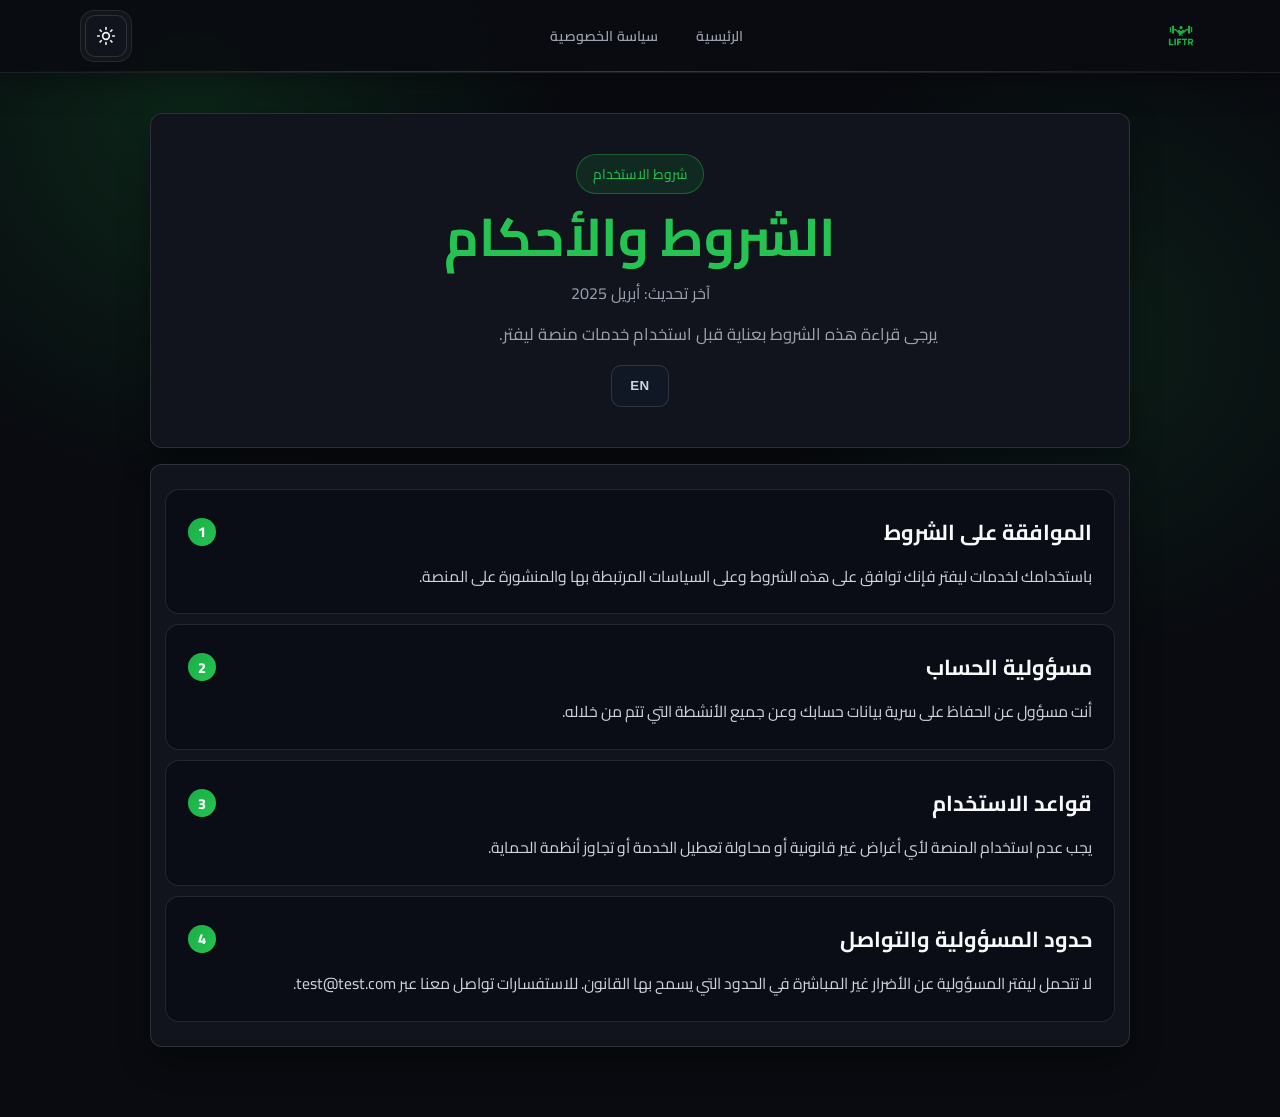
<file: terms-and-conditions.html>
<!DOCTYPE html>
<html lang="ar" dir="rtl">
  <head>
    <meta charset="UTF-8" />
    <script>
      (function () {
        try {
          var t = localStorage.getItem("siteTheme");
          document.documentElement.setAttribute(
            "data-theme",
            t === "light" || t === "dark" ? t : "dark"
          );
        } catch (e) {
          document.documentElement.setAttribute("data-theme", "dark");
        }
      })();
    </script>
    <meta name="viewport" content="width=device-width, initial-scale=1.0" />
    <title>Liftr Terms and Conditions</title>
    <meta
      name="description"
      content="Terms and Conditions for Liftr application and landing page."
    />
    <link rel="preconnect" href="https://fonts.googleapis.com" />
    <link rel="preconnect" href="https://fonts.gstatic.com" crossorigin />
    <link
      href="https://fonts.googleapis.com/css2?family=Cairo:wght@400;500;600;700;800&display=swap"
      rel="stylesheet"
    />
    <link rel="stylesheet" href="./styles.css" />
  </head>
  <body class="legal-page-dark">
    <header class="site-header legal-header-dark">
      <div class="container nav-wrap">
        <a href="./index.html" class="logo" aria-label="Liftr home">
          <img src="./assets/logo.png" alt="Liftr logo" />
        </a>
        <nav class="nav legal-nav">
          <a href="./index.html" data-i18n="homeLink">Home</a>
          <a href="./privacy-policy.html" data-i18n="privacyLink">Privacy</a>
        </nav>
        <div class="header-tools">
          <button type="button" class="theme-toggle" aria-label="Toggle light and dark theme">
            <svg
              class="icon-sun"
              xmlns="http://www.w3.org/2000/svg"
              width="20"
              height="20"
              fill="none"
              stroke="currentColor"
              stroke-width="2"
              stroke-linecap="round"
              viewBox="0 0 24 24"
              aria-hidden="true"
            >
              <circle cx="12" cy="12" r="4" />
              <path
                d="M12 2v2M12 20v2M4.93 4.93l1.41 1.41M17.66 17.66l1.41 1.41M2 12h2M20 12h2M6.34 17.66l-1.41 1.41M19.07 4.93l-1.41 1.41"
              />
            </svg>
            <svg
              class="icon-moon"
              xmlns="http://www.w3.org/2000/svg"
              width="20"
              height="20"
              fill="none"
              stroke="currentColor"
              stroke-width="2"
              stroke-linecap="round"
              stroke-linejoin="round"
              viewBox="0 0 24 24"
              aria-hidden="true"
            >
              <path d="M21 12.79A9 9 0 1111.21 3a7 7 0 009.79 9.79z" />
            </svg>
          </button>
        </div>
      </div>
    </header>

    <main class="legal-main">
      <div class="container legal-shell">
        <section class="legal-hero">
          <p class="legal-badge" data-i18n="termsLabel">Terms &amp; Conditions</p>
          <h1 data-i18n="termsTitle">Terms &amp; Conditions</h1>
          <p class="legal-updated" data-i18n="termsUpdated">Last updated: April 2025</p>
          <p class="hero-text legal-intro" data-i18n="termsSubtitle">
            Please review these terms carefully before using Liftr services.
          </p>
          <button type="button" class="language-toggle legal-language-toggle" aria-label="Toggle language">EN</button>
        </section>

        <article class="legal-card policy-content" data-lang-content="en" hidden>
          <section class="legal-item">
            <h2>Acceptance of Terms <span>1</span></h2>
            <p>
              By accessing Liftr services, you agree to these terms and all applicable
              policies published on our platform.
            </p>
          </section>
          <section class="legal-item">
            <h2>Account Responsibility <span>2</span></h2>
            <p>
              You are responsible for maintaining account confidentiality and for all
              activities performed through your account credentials.
            </p>
          </section>
          <section class="legal-item">
            <h2>Service Use Rules <span>3</span></h2>
            <p>
              You must not use the service for unlawful purposes, abuse platform features,
              or attempt to bypass security controls.
            </p>
          </section>
          <section class="legal-item">
            <h2>Limitation and Contact <span>4</span></h2>
            <p>
              Liftr is not liable for indirect losses to the maximum extent permitted by law.
              For questions, contact test@test.com.
            </p>
          </section>
        </article>

        <article class="legal-card policy-content" data-lang-content="ar">
          <section class="legal-item">
            <h2>الموافقة على الشروط <span>1</span></h2>
            <p>
              باستخدامك لخدمات ليفتر فإنك توافق على هذه الشروط وعلى السياسات
              المرتبطة بها والمنشورة على المنصة.
            </p>
          </section>
          <section class="legal-item">
            <h2>مسؤولية الحساب <span>2</span></h2>
            <p>
              أنت مسؤول عن الحفاظ على سرية بيانات حسابك وعن جميع الأنشطة التي تتم
              من خلاله.
            </p>
          </section>
          <section class="legal-item">
            <h2>قواعد الاستخدام <span>3</span></h2>
            <p>
              يجب عدم استخدام المنصة لأي أغراض غير قانونية أو محاولة تعطيل الخدمة
              أو تجاوز أنظمة الحماية.
            </p>
          </section>
          <section class="legal-item">
            <h2>حدود المسؤولية والتواصل <span>4</span></h2>
            <p>
              لا تتحمل ليفتر المسؤولية عن الأضرار غير المباشرة في الحدود التي يسمح بها
              القانون. للاستفسارات تواصل معنا عبر test@test.com.
            </p>
          </section>
        </article>
      </div>
    </main>

    <script src="./theme.js"></script>
    <script>
      const languageToggle = document.querySelector(".language-toggle");
      const contentBlocks = document.querySelectorAll(".policy-content");
      const i18n = {
        en: {
          homeLink: "Home",
          privacyLink: "Privacy",
          termsLabel: "Terms & Conditions",
          termsTitle: "Terms & Conditions",
          termsUpdated: "Last updated: April 2025",
          termsSubtitle: "Please review these terms carefully before using Liftr services."
        },
        ar: {
          homeLink: "الرئيسية",
          privacyLink: "سياسة الخصوصية",
          termsLabel: "شروط الاستخدام",
          termsTitle: "الشروط والأحكام",
          termsUpdated: "آخر تحديث: أبريل 2025",
          termsSubtitle: "يرجى قراءة هذه الشروط بعناية قبل استخدام خدمات منصة ليفتر."
        }
      };

      function setLanguage(lang) {
        document.documentElement.lang = lang;
        document.documentElement.dir = lang === "ar" ? "rtl" : "ltr";
        contentBlocks.forEach((block) => {
          const visible = block.dataset.langContent === lang;
          block.hidden = !visible;
        });
        if (languageToggle) {
          const nextLang = lang === "ar" ? "en" : "ar";
          languageToggle.dataset.nextLang = nextLang;
          languageToggle.textContent = nextLang.toUpperCase();
        }
        document.querySelectorAll("[data-i18n]").forEach((node) => {
          const key = node.dataset.i18n;
          node.textContent = i18n[lang][key];
        });
      }

      if (languageToggle) {
        languageToggle.addEventListener("click", () => {
          const nextLang = languageToggle.dataset.nextLang || "en";
          try {
            localStorage.setItem("siteLanguage", nextLang);
          } catch (error) {
            // ignore storage failures
          }
          setLanguage(nextLang);
        });
      }

      let initialLang = "ar";
      try {
        initialLang = localStorage.getItem("siteLanguage") || "ar";
      } catch (error) {
        initialLang = "ar";
      }
      setLanguage(initialLang);
    </script>
  </body>
</html>
</file>
<file: styles.css>
:root {
  --primary: #1bae45;
  --primary-2: #24c352;
}

html {
  color-scheme: dark;
  --bg: #090b10;
  --panel: #11141d;
  --text: #f3f4f6;
  --muted: #9ca3af;
  --primary-light: #112418;
  --border: rgba(255, 255, 255, 0.12);
  --shadow: 0 14px 30px rgba(0, 0, 0, 0.35);
  --header-bg: rgba(10, 12, 18, 0.88);
  --header-border: rgba(255, 255, 255, 0.08);
  --header-nav-pill-bg: rgba(255, 255, 255, 0.04);
  --header-shadow: 0 8px 32px rgba(0, 0, 0, 0.35);
  --body-gradient: radial-gradient(circle at 15% 10%, rgba(27, 174, 69, 0.16), transparent 25%),
    radial-gradient(circle at 85% 30%, rgba(36, 195, 82, 0.1), transparent 24%), #090b10;
  --alt-bg: rgba(16, 30, 21, 0.66);
  --plan-row-bg: rgba(20, 38, 27, 0.84);
  --bar-track: #1a2e22;
  --menu-icon: #d1d5db;
  --cta-bg: linear-gradient(180deg, rgba(17, 20, 29, 0.98), rgba(13, 16, 24, 0.98));
  --cta-border: rgba(255, 255, 255, 0.1);
  --app-screen-bg: linear-gradient(180deg, rgba(17, 20, 29, 0.98), rgba(13, 16, 24, 0.98));
  --app-screen-border: rgba(255, 255, 255, 0.1);
  --nav-mobile-bg: #11141d;
  --footer-border: rgba(255, 255, 255, 0.08);
  --cite-color: #4ade80;
  --legal-body-gradient: var(--body-gradient);
  --legal-hero-title: #24c352;
  --legal-badge-border: rgba(36, 195, 82, 0.35);
  --legal-badge-bg: rgba(27, 174, 69, 0.14);
  --legal-badge-text: #24c352;
  --legal-item-border: rgba(255, 255, 255, 0.1);
  --legal-item-bg: rgba(9, 12, 18, 0.72);
  --legal-item-heading: #f9fafb;
  --legal-item-text: #d1d5db;
  --legal-lang-bg: rgba(17, 24, 39, 0.85);
  --legal-lang-border: rgba(255, 255, 255, 0.1);
  --legal-lang-btn: #cbd5e1;
  --legal-lang-active-bg: linear-gradient(135deg, #1bae45, #24c352);
  --legal-lang-active-color: #ffffff;
  --legal-lang-active-border: #1bae45;
}

html[data-theme="light"] {
  color-scheme: light;
  --bg: #f7fff9;
  --panel: #ffffff;
  --text: #10321b;
  --muted: #5f7d69;
  --primary-light: #e9fcee;
  --border: #cfeedd;
  --shadow: 0 10px 25px rgba(27, 174, 69, 0.12);
  --header-bg: rgba(247, 255, 249, 0.92);
  --header-border: #e2f6ea;
  --header-nav-pill-bg: rgba(27, 174, 69, 0.08);
  --header-shadow: 0 6px 28px rgba(27, 174, 69, 0.1);
  --body-gradient: linear-gradient(180deg, #f7fff9 0%, #effcf3 100%);
  --alt-bg: #e9fcee;
  --plan-row-bg: #e9fcee;
  --bar-track: #daf5e4;
  --menu-icon: #10321b;
  --cta-bg: linear-gradient(145deg, #effcf3, #e9fcee);
  --cta-border: #bce9cd;
  --app-screen-bg: #ffffff;
  --app-screen-border: #cfeedd;
  --nav-mobile-bg: #ffffff;
  --footer-border: #dff4e8;
  --cite-color: #2e934c;
  --legal-body-gradient: var(--body-gradient);
  --legal-hero-title: var(--primary);
  --legal-badge-border: rgba(27, 174, 69, 0.35);
  --legal-badge-bg: rgba(27, 174, 69, 0.12);
  --legal-badge-text: var(--primary-2);
  --legal-item-border: var(--border);
  --legal-item-bg: var(--primary-light);
  --legal-item-heading: var(--text);
  --legal-item-text: var(--muted);
  --legal-lang-bg: #f3f4f6;
  --legal-lang-border: #e5e7eb;
  --legal-lang-btn: #4b5563;
  --legal-lang-active-bg: #ffffff;
  --legal-lang-active-color: #111827;
  --legal-lang-active-border: #d1d5db;
}

* {
  box-sizing: border-box;
}

html,
body {
  margin: 0;
  padding: 0;
  font-family: "Cairo", sans-serif;
  background: var(--body-gradient);
  color: var(--text);
  scroll-behavior: smooth;
}

a {
  color: inherit;
  text-decoration: none;
}

.container {
  width: min(1120px, 92%);
  margin: 0 auto;
}

.site-header {
  position: sticky;
  top: 0;
  z-index: 100;
  backdrop-filter: blur(14px);
  -webkit-backdrop-filter: blur(14px);
  background: var(--header-bg);
  border-bottom: 1px solid var(--header-border);
  box-shadow: var(--header-shadow);
}

.site-header::after {
  content: "";
  position: absolute;
  inset-inline: 0;
  bottom: 0;
  height: 1px;
  background: linear-gradient(
    90deg,
    transparent,
    rgba(27, 174, 69, 0.35),
    rgba(36, 195, 82, 0.45),
    rgba(27, 174, 69, 0.35),
    transparent
  );
  opacity: 0.85;
  pointer-events: none;
}

.nav-wrap {
  position: relative;
  min-height: 72px;
  display: flex;
  align-items: center;
  justify-content: space-between;
  gap: 16px;
}

.logo {
  display: inline-flex;
  align-items: center;
  justify-content: center;
  gap: 10px;
  font-size: 1.2rem;
  font-weight: 800;
  letter-spacing: 0.4px;
  color: var(--primary);
  border-radius: 14px;
  padding: 6px;
  margin: -6px;
  transition: background 0.2s ease, box-shadow 0.2s ease, transform 0.2s ease;
}

.logo:hover {
  background: rgba(27, 174, 69, 0.08);
  box-shadow: 0 0 0 1px rgba(27, 174, 69, 0.15);
}

.logo:focus-visible {
  outline: 2px solid var(--primary);
  outline-offset: 3px;
}

.logo img {
  width: 38px;
  height: 38px;
  object-fit: contain;
}

.nav {
  display: flex;
  align-items: center;
  color: var(--muted);
}

.nav-inner {
  display: flex;
  align-items: center;
  gap: 2px;
  padding: 5px 6px;
  border-radius: 999px;
  background: var(--header-nav-pill-bg);
  border: 1px solid var(--header-border);
  box-shadow: inset 0 1px 0 rgba(255, 255, 255, 0.04);
}

.nav a {
  display: inline-flex;
  align-items: center;
  justify-content: center;
  padding: 8px 12px;
  border-radius: 999px;
  font-size: 0.88rem;
  font-weight: 600;
  letter-spacing: 0.01em;
  color: var(--muted);
  transition: color 0.2s ease, background 0.2s ease, transform 0.2s ease;
  white-space: nowrap;
}

.nav a:hover {
  color: var(--text);
  background: rgba(27, 174, 69, 0.12);
}

.nav a:focus-visible {
  outline: 2px solid var(--primary);
  outline-offset: 2px;
}

.nav a.nav-link-cta {
  color: var(--cite-color);
  font-weight: 700;
  background: linear-gradient(135deg, rgba(27, 174, 69, 0.22), rgba(36, 195, 82, 0.12));
  border: 1px solid rgba(27, 174, 69, 0.28);
  margin-inline-start: 2px;
  padding-inline: 14px;
}

.nav a.nav-link-cta:hover {
  color: #fff;
  background: linear-gradient(135deg, var(--primary), var(--primary-2));
  border-color: transparent;
  transform: translateY(-1px);
  box-shadow: 0 6px 18px rgba(27, 174, 69, 0.35);
}

html[data-theme="light"] .nav a.nav-link-cta {
  color: var(--primary);
}

html[data-theme="light"] .nav a.nav-link-cta:hover {
  color: #fff;
}

.header-end {
  display: flex;
  align-items: center;
  gap: 10px;
  margin-inline-start: auto;
}

.header-tools {
  display: flex;
  align-items: center;
  gap: 8px;
  padding: 4px;
  border-radius: 14px;
  background: var(--header-nav-pill-bg);
  border: 1px solid var(--header-border);
}

.language-toggle,
.theme-toggle {
  min-width: 54px;
  height: 42px;
  border-radius: 10px;
  border: 1px solid var(--border);
  background: var(--panel);
  color: var(--text);
  font-weight: 700;
  cursor: pointer;
  transition: transform 0.2s ease, border-color 0.2s ease, background 0.2s ease;
}

.language-toggle:hover,
.theme-toggle:hover {
  transform: translateY(-1px);
  border-color: var(--primary);
}

.language-toggle {
  min-width: 58px;
  letter-spacing: 0.4px;
}

html[data-theme="dark"] .language-toggle {
  background: rgba(17, 24, 39, 0.85);
  color: #cbd5e1;
}

html[data-theme="light"] .language-toggle {
  background: #f8fffa;
  color: #1f2937;
}

.theme-toggle {
  width: 42px;
  min-width: 42px;
  display: inline-flex;
  align-items: center;
  justify-content: center;
  padding: 0;
  font-weight: 600;
}

.theme-toggle svg {
  display: block;
}

.theme-toggle .icon-moon {
  display: none;
}

.theme-toggle .icon-sun {
  display: block;
}

html[data-theme="light"] .theme-toggle .icon-sun {
  display: none;
}

html[data-theme="light"] .theme-toggle .icon-moon {
  display: block;
}

.menu-btn {
  display: none;
  flex-shrink: 0;
  width: 44px;
  height: 44px;
  border: 1px solid var(--border);
  border-radius: 12px;
  background: var(--panel);
  cursor: pointer;
  padding: 0;
  flex-direction: column;
  align-items: center;
  justify-content: center;
  gap: 5px;
  transition: border-color 0.2s ease, background 0.2s ease, box-shadow 0.2s ease;
}

.menu-btn:hover {
  border-color: rgba(27, 174, 69, 0.35);
  box-shadow: 0 4px 14px rgba(27, 174, 69, 0.12);
}

.menu-btn:focus-visible {
  outline: 2px solid var(--primary);
  outline-offset: 3px;
}

.menu-btn span {
  display: block;
  width: 18px;
  height: 2px;
  border-radius: 2px;
  background: var(--menu-icon);
  transition: transform 0.28s ease, opacity 0.2s ease;
  transform-origin: center;
}

.menu-btn.is-open span:nth-child(1) {
  transform: translateY(7px) rotate(45deg);
}

.menu-btn.is-open span:nth-child(2) {
  opacity: 0;
  transform: scaleX(0);
}

.menu-btn.is-open span:nth-child(3) {
  transform: translateY(-7px) rotate(-45deg);
}

.hero {
  padding: 90px 0 70px;
  position: relative;
  overflow: hidden;
  min-height: 100svh;
  display: flex;
  align-items: flex-start;
}

.hero-grid {
  display: grid;
  grid-template-columns: 1.1fr 0.9fr;
  gap: 34px;
  align-items: center;
  position: relative;
  z-index: 2;
}

.hero-orb {
  position: absolute;
  z-index: 0;
  border-radius: 50%;
  background: radial-gradient(circle, rgba(27, 174, 69, 0.25), transparent 70%);
  filter: blur(3px);
  animation: float 7s ease-in-out infinite;
}

.hero-orb-1 {
  width: 280px;
  height: 280px;
  top: -70px;
  right: -60px;
}

.hero-orb-2 {
  width: 220px;
  height: 220px;
  left: -70px;
  bottom: -60px;
  animation-delay: 1.7s;
}

.hero-decor {
  position: absolute;
  inset: 0;
  z-index: 1;
  pointer-events: none;
  overflow: hidden;
}

.hero-float {
  position: absolute;
  color: rgba(36, 195, 82, 0.42);
}

html[data-theme="light"] .hero-float {
  color: rgba(27, 174, 69, 0.38);
}

.hero-float svg {
  display: block;
  width: 100%;
  height: 100%;
}

.hero-float--blur {
  filter: blur(5px);
  opacity: 0.55;
}

.hero-float--sharp {
  filter: none;
  opacity: 0.72;
}

.hero-float--1 {
  width: 68px;
  height: 68px;
  top: 14%;
  left: 6%;
  animation: hero-float-drift 8s ease-in-out infinite;
}

.hero-float--2 {
  width: 56px;
  height: 56px;
  top: 22%;
  right: 10%;
  animation: hero-float-drift 9.5s ease-in-out infinite reverse;
  animation-delay: 0.4s;
}

.hero-float--3 {
  width: 92px;
  height: 92px;
  bottom: 16%;
  left: 4%;
  animation: hero-float-drift 10s ease-in-out infinite;
  animation-delay: 1.1s;
}

.hero-float--4 {
  width: 48px;
  height: 48px;
  bottom: 30%;
  right: 14%;
  animation: hero-float-drift 7.2s ease-in-out infinite reverse;
  animation-delay: 0.2s;
}

.hero-float--5 {
  width: 58px;
  height: 58px;
  top: 48%;
  right: 6%;
  animation: hero-float-drift 8.8s ease-in-out infinite;
  animation-delay: 1.8s;
}

.hero-float--6 {
  width: 44px;
  height: 44px;
  top: 58%;
  left: 18%;
  animation: hero-float-drift 9s ease-in-out infinite reverse;
  animation-delay: 0.9s;
}

@keyframes hero-float-drift {
  0%,
  100% {
    transform: translate(0, 0) rotate(0deg);
  }

  33% {
    transform: translate(10px, -16px) rotate(5deg);
  }

  66% {
    transform: translate(-12px, 10px) rotate(-4deg);
  }
}

@media (prefers-reduced-motion: reduce) {
  .hero-float {
    animation: none !important;
  }
}

.eyebrow {
  color: var(--primary);
  letter-spacing: 1px;
  font-weight: 700;
  font-size: 0.82rem;
}

h1 {
  font-size: clamp(2rem, 4vw, 3.4rem);
  line-height: 1.1;
  margin: 12px 0 16px;
}

.hero-text {
  color: var(--muted);
  font-size: 1.05rem;
  line-height: 1.7;
  max-width: 56ch;
}

.hero-actions {
  margin: 26px 0;
  display: flex;
  gap: 12px;
  flex-wrap: wrap;
}

.btn {
  display: inline-flex;
  align-items: center;
  justify-content: center;
  border-radius: 12px;
  padding: 12px 18px;
  font-weight: 600;
  border: 1px solid transparent;
  transition: transform 0.2s ease, opacity 0.2s ease;
}

.btn:hover {
  transform: translateY(-1px);
}

.btn-primary {
  background: linear-gradient(135deg, var(--primary), var(--primary-2));
  color: white;
  box-shadow: var(--shadow);
}

.btn-outline {
  border-color: var(--border);
  color: var(--text);
}

.metrics {
  display: flex;
  gap: 20px;
  flex-wrap: wrap;
}

.metrics h3 {
  margin: 0;
  font-size: 1.25rem;
}

.metrics p {
  margin: 5px 0 0;
  color: var(--muted);
  font-size: 0.92rem;
}

.hero-card {
  position: relative;
  overflow: hidden;
  background: linear-gradient(160deg, rgba(27, 174, 69, 0.1) 0%, transparent 45%), var(--panel);
  border: 1px solid var(--border);
  border-radius: 20px;
  padding: 22px 22px 20px;
  box-shadow: var(--shadow);
}

.hero-card::before {
  content: "";
  position: absolute;
  inset-inline: 0;
  top: 0;
  height: 3px;
  background: linear-gradient(90deg, var(--primary), var(--primary-2));
  opacity: 0.95;
}

.hero-card-header {
  display: flex;
  align-items: center;
  justify-content: space-between;
  gap: 12px;
  margin-bottom: 18px;
}

.hero-card-header h2 {
  margin: 0;
  font-size: 1.15rem;
  font-weight: 800;
  letter-spacing: -0.02em;
}

.hero-card-live {
  width: 8px;
  height: 8px;
  border-radius: 50%;
  background: var(--primary-2);
  box-shadow: 0 0 0 4px rgba(36, 195, 82, 0.2);
  animation: hero-live-pulse 2.2s ease-in-out infinite;
}

@keyframes hero-live-pulse {
  0%,
  100% {
    opacity: 1;
    transform: scale(1);
  }

  50% {
    opacity: 0.75;
    transform: scale(1.05);
  }
}

@media (prefers-reduced-motion: reduce) {
  .hero-card-live {
    animation: none;
  }
}

.hero-streak {
  display: flex;
  align-items: center;
  gap: 14px;
  padding: 14px 16px;
  margin-bottom: 18px;
  border-radius: 14px;
  background: var(--primary-light);
  border: 1px solid var(--border);
}

.hero-streak-icon {
  flex-shrink: 0;
  width: 44px;
  height: 44px;
  display: flex;
  align-items: center;
  justify-content: center;
  border-radius: 12px;
  background: linear-gradient(145deg, rgba(27, 174, 69, 0.2), rgba(36, 195, 82, 0.12));
  color: var(--primary);
}

.hero-streak-icon svg {
  width: 24px;
  height: 24px;
}

.hero-streak-copy {
  min-width: 0;
}

.hero-streak-label {
  margin: 0 0 4px;
  font-size: 0.82rem;
  font-weight: 600;
  color: var(--muted);
  text-transform: uppercase;
  letter-spacing: 0.06em;
}

.hero-streak-value {
  margin: 0;
  font-size: 1.45rem;
  font-weight: 800;
  letter-spacing: -0.03em;
  color: var(--text);
  line-height: 1.1;
}

.hero-track + .hero-track {
  margin-top: 14px;
}

.hero-track-head {
  display: flex;
  justify-content: space-between;
  align-items: baseline;
  gap: 12px;
  margin-bottom: 8px;
  font-size: 0.92rem;
  color: var(--muted);
}

.hero-track-head strong {
  color: var(--text);
  font-weight: 700;
  font-variant-numeric: tabular-nums;
}

.hero-bar {
  height: 11px;
  background: var(--bar-track);
  border-radius: 999px;
  overflow: hidden;
  border: 1px solid rgba(27, 174, 69, 0.12);
}

.hero-bar span {
  display: block;
  height: 100%;
  border-radius: 999px;
  background: linear-gradient(90deg, var(--primary), #44d56f);
  box-shadow: 0 0 12px rgba(36, 195, 82, 0.25);
}

.hero-bar--soft span {
  background: linear-gradient(90deg, #38bdf8, #22d3ee);
  box-shadow: 0 0 10px rgba(56, 189, 248, 0.25);
}

html[dir="rtl"] .hero-card {
  direction: rtl;
}

html[dir="rtl"] .hero-bar {
  direction: ltr;
}

html[dir="rtl"] .hero-streak-label,
html[dir="rtl"] .hero-track-head {
  text-align: right;
}

.section {
  padding: 80px 0;
}

.section-title {
  position: relative;
  margin: 0 auto 36px;
  max-width: min(32ch, 92vw);
  padding-bottom: 18px;
  text-align: center;
  font-size: clamp(1.65rem, 2.85vw, 2.5rem);
  font-weight: 800;
  letter-spacing: -0.03em;
  line-height: 1.2;
  color: var(--text);
}

.section-title::after {
  content: "";
  position: absolute;
  left: 50%;
  bottom: 0;
  transform: translateX(-50%);
  width: min(104px, 30vw);
  height: 4px;
  border-radius: 999px;
  background: linear-gradient(90deg, var(--primary), var(--primary-2));
  opacity: 0.95;
}

.section-title--start {
  text-align: start;
  margin-left: 0;
  margin-right: 0;
  margin-bottom: 14px;
  max-width: none;
  padding-bottom: 14px;
  font-size: clamp(1.5rem, 2.4vw, 2.05rem);
}

.section-title--start::after {
  left: 0;
  transform: none;
  width: 72px;
}

html[dir="rtl"] .section-title--start {
  text-align: right;
}

html[dir="rtl"] .section-title--start::after {
  left: auto;
  right: 0;
}

.cta-box .section-title--cta {
  margin-left: auto;
  margin-right: auto;
  margin-bottom: 26px;
}

.cards {
  display: grid;
  grid-template-columns: repeat(3, 1fr);
  gap: 16px;
}

.cards.testimonials {
  grid-template-columns: repeat(2, minmax(0, 1fr));
  gap: 18px;
}

.app-screens-grid {
  display: grid;
  grid-template-columns: repeat(3, minmax(0, 1fr));
  gap: 18px;
}

.app-screen-card {
  background: transparent;
  border: 0;
  border-radius: 0;
  padding: 0;
  box-shadow: none;
}

.app-screen-card img {
  width: 82%;
  max-width: 280px;
  height: auto;
  display: block;
  margin-inline: auto;
  border-radius: 0;
  animation: screenshot-float 5s ease-in-out infinite;
}

.app-screens-grid .app-screen-card:nth-child(1) img {
  animation-delay: 0s;
}

.app-screens-grid .app-screen-card:nth-child(2) img {
  animation-delay: 0.45s;
}

.app-screens-grid .app-screen-card:nth-child(3) img {
  animation-delay: 0.9s;
}

/* Lift + float are on the image so .reveal scroll animation (transform on parent) does not override */
.app-screen-card-featured img {
  position: relative;
  animation-name: screenshot-float-featured;
}

@keyframes screenshot-float {
  0%,
  100% {
    transform: translateY(0);
  }

  50% {
    transform: translateY(-12px);
  }
}

@keyframes screenshot-float-featured {
  0%,
  100% {
    transform: translateY(-46px);
  }

  50% {
    transform: translateY(-58px);
  }
}

@media (prefers-reduced-motion: reduce) {
  .app-screen-card img {
    animation: none;
  }
}

@media (prefers-reduced-motion: reduce) and (min-width: 721px) {
  .app-screen-card-featured img {
    transform: translateY(-46px);
  }
}

.card {
  background: var(--panel);
  border: 1px solid var(--border);
  border-radius: 16px;
  padding: 20px;
  transition: transform 0.25s ease, box-shadow 0.25s ease;
}

.card:hover,
.step:hover {
  transform: translateY(-4px);
  box-shadow: var(--shadow);
}

.card h3 {
  margin-top: 0;
}

.card p {
  color: var(--muted);
  line-height: 1.6;
}

#features .cards {
  counter-reset: feature-step;
  gap: 20px;
}

#features .card {
  position: relative;
  overflow: hidden;
  padding: 26px 22px 28px;
  border-radius: 18px;
  background: linear-gradient(155deg, rgba(27, 174, 69, 0.09) 0%, transparent 48%), var(--panel);
  border: 1px solid var(--border);
  box-shadow: var(--shadow);
  counter-increment: feature-step;
  transition: transform 0.25s ease, box-shadow 0.25s ease, border-color 0.25s ease;
}

#features .card::before {
  content: "";
  position: absolute;
  inset-inline: 0;
  top: 0;
  height: 3px;
  background: linear-gradient(90deg, var(--primary), var(--primary-2));
  opacity: 0.92;
  border-radius: 18px 18px 0 0;
}

#features .card::after {
  content: counter(feature-step, decimal-leading-zero);
  position: absolute;
  top: 18px;
  inset-inline-end: 20px;
  font-size: 2.75rem;
  font-weight: 800;
  line-height: 1;
  color: rgba(36, 195, 82, 0.12);
  pointer-events: none;
  user-select: none;
}

html[data-theme="light"] #features .card::after {
  color: rgba(27, 174, 69, 0.14);
}

#features .card h3,
#features .card p {
  position: relative;
  z-index: 1;
}

#features .card h3 {
  margin: 0 0 12px;
  padding-inline-end: 3rem;
  font-size: 1.08rem;
  letter-spacing: -0.02em;
  line-height: 1.35;
}

#features .card p {
  margin: 0;
  line-height: 1.65;
}

#features .card:hover {
  transform: translateY(-5px);
  border-color: rgba(27, 174, 69, 0.35);
  box-shadow: var(--shadow), 0 0 0 1px rgba(27, 174, 69, 0.12);
}

html[data-theme="light"] #features .card:hover {
  border-color: rgba(27, 174, 69, 0.42);
  box-shadow: var(--shadow), 0 0 0 1px rgba(27, 174, 69, 0.18);
}

@media (prefers-reduced-motion: reduce) {
  #features .card:hover {
    transform: none;
  }
}

.alt {
  background: var(--alt-bg);
}

.steps {
  display: grid;
  grid-template-columns: repeat(3, 1fr);
  gap: 16px;
}

.step {
  background: var(--panel);
  border: 1px solid var(--border);
  border-radius: 16px;
  padding: 22px;
  transition: transform 0.25s ease, box-shadow 0.25s ease;
}

.step span {
  width: 36px;
  height: 36px;
  display: inline-flex;
  align-items: center;
  justify-content: center;
  border-radius: 50%;
  background: var(--primary-light);
  color: var(--primary);
  font-weight: 700;
}

#how-it-works .steps {
  gap: 20px;
}

#how-it-works .step {
  position: relative;
  overflow: hidden;
  display: flex;
  flex-direction: column;
  align-items: flex-start;
  gap: 12px;
  padding: 26px 22px 28px;
  border-radius: 18px;
  background: linear-gradient(155deg, rgba(27, 174, 69, 0.09) 0%, transparent 50%), var(--panel);
  border: 1px solid var(--border);
  box-shadow: var(--shadow);
  transition: transform 0.25s ease, box-shadow 0.25s ease, border-color 0.25s ease;
}

#how-it-works .step::before {
  content: "";
  position: absolute;
  inset-inline: 0;
  top: 0;
  height: 3px;
  background: linear-gradient(90deg, var(--primary), var(--primary-2));
  opacity: 0.92;
  border-radius: 18px 18px 0 0;
}

#how-it-works .step span {
  position: relative;
  z-index: 1;
  width: 46px;
  height: 46px;
  font-size: 1.1rem;
  font-weight: 800;
  background: linear-gradient(145deg, var(--primary-light), rgba(27, 174, 69, 0.12));
  border: 2px solid rgba(36, 195, 82, 0.35);
  box-shadow: 0 6px 16px rgba(27, 174, 69, 0.12);
}

#how-it-works .step h3 {
  position: relative;
  z-index: 1;
  margin: 0;
  font-size: 1.12rem;
  letter-spacing: -0.02em;
  line-height: 1.35;
}

#how-it-works .step p {
  position: relative;
  z-index: 1;
  margin: 0;
  line-height: 1.65;
}

#how-it-works .step:hover {
  transform: translateY(-5px);
  border-color: rgba(27, 174, 69, 0.35);
  box-shadow: var(--shadow), 0 0 0 1px rgba(27, 174, 69, 0.12);
}

html[data-theme="light"] #how-it-works .step:hover {
  border-color: rgba(27, 174, 69, 0.42);
  box-shadow: var(--shadow), 0 0 0 1px rgba(27, 174, 69, 0.18);
}

@media (prefers-reduced-motion: reduce) {
  #how-it-works .step:hover {
    transform: none;
  }
}

.testimonials .testimonial-card {
  position: relative;
  overflow: hidden;
  padding: 24px 22px 22px;
  border-radius: 18px;
  background: linear-gradient(150deg, rgba(27, 174, 69, 0.12), transparent 55%), var(--panel);
  border: 1px solid var(--border);
  box-shadow: var(--shadow);
}

.testimonials .testimonial-card::before {
  content: "\201C";
  position: absolute;
  inset-inline-start: 14px;
  top: 8px;
  font-size: 2.8rem;
  line-height: 1;
  color: rgba(36, 195, 82, 0.34);
  font-weight: 800;
}

.testimonials .testimonial-card span {
  display: block;
  position: relative;
  z-index: 1;
  color: var(--text);
  line-height: 1.75;
  margin-top: 4px;
}

.testimonials .testimonial-card cite {
  display: inline-flex;
  align-items: center;
  gap: 8px;
  margin-top: 14px;
  font-weight: 700;
  color: var(--cite-color);
}

.testimonials .testimonial-card cite::before {
  content: "";
  width: 16px;
  height: 2px;
  background: currentColor;
  opacity: 0.75;
}

.testimonials .testimonial-card:hover {
  border-color: rgba(27, 174, 69, 0.35);
  box-shadow: var(--shadow), 0 0 0 1px rgba(27, 174, 69, 0.14);
}

html[data-theme="light"] .testimonials .testimonial-card:hover {
  border-color: rgba(27, 174, 69, 0.45);
  box-shadow: var(--shadow), 0 0 0 1px rgba(27, 174, 69, 0.2);
}

.testimonials cite {
  display: block;
  margin-top: 10px;
  color: var(--cite-color);
  font-style: normal;
}

.highlights-grid {
  display: grid;
  grid-template-columns: repeat(2, 1fr);
  gap: 16px;
}

.highlight-card {
  position: relative;
  padding: 22px 22px 24px;
  border-radius: 18px;
  overflow: hidden;
  background: linear-gradient(155deg, rgba(27, 174, 69, 0.09) 0%, transparent 42%), var(--panel);
  border: 1px solid var(--border);
  box-shadow: var(--shadow);
  transition: transform 0.25s ease, box-shadow 0.25s ease, border-color 0.25s ease;
}

.highlight-card::before {
  content: "";
  position: absolute;
  inset-inline-start: 0;
  inset-inline-end: 0;
  top: 0;
  height: 3px;
  background: linear-gradient(90deg, var(--primary), var(--primary-2));
  opacity: 0.9;
  border-radius: 18px 18px 0 0;
}

.highlight-card:hover {
  transform: translateY(-4px);
  border-color: rgba(27, 174, 69, 0.35);
  box-shadow: var(--shadow), 0 0 0 1px rgba(27, 174, 69, 0.12);
}

html[data-theme="light"] .highlight-card:hover {
  border-color: rgba(27, 174, 69, 0.45);
  box-shadow: var(--shadow), 0 0 0 1px rgba(27, 174, 69, 0.18);
}

.highlight-card-inner {
  position: relative;
  display: flex;
  align-items: flex-start;
  gap: 18px;
}

.highlight-card-icon {
  flex-shrink: 0;
  width: 50px;
  height: 50px;
  display: flex;
  align-items: center;
  justify-content: center;
  border-radius: 14px;
  background: var(--primary-light);
  color: var(--primary);
  border: 1px solid var(--border);
}

.highlight-card-icon svg {
  width: 26px;
  height: 26px;
}

.highlight-card-content {
  min-width: 0;
}

.highlight-card-content h3 {
  margin: 0 0 8px;
  font-size: 1.05rem;
  letter-spacing: -0.02em;
  line-height: 1.35;
}

.highlight-card-content p {
  margin: 0;
}

.weekly-plan {
  display: grid;
  grid-template-columns: 1fr 1fr;
  gap: 24px;
  background: linear-gradient(150deg, rgba(27, 174, 69, 0.12), transparent 55%), var(--panel);
  border: 1px solid var(--border);
  border-radius: 24px;
  padding: clamp(22px, 3vw, 34px);
  box-shadow: var(--shadow);
}

.weekly-plan .eyebrow {
  margin: 0 0 8px;
}

.weekly-plan h2.section-title {
  margin-bottom: 12px;
  line-height: 1.22;
}

.weekly-plan .hero-text {
  margin: 0;
}

.plan-list {
  display: grid;
  gap: 12px;
}

.plan-list div {
  display: flex;
  justify-content: space-between;
  gap: 14px;
  align-items: center;
  padding: 14px 16px;
  background: var(--plan-row-bg);
  border: 1px solid var(--border);
  border-radius: 14px;
  color: var(--muted);
  transition: transform 0.2s ease, border-color 0.2s ease, background 0.2s ease;
}

.plan-list div:hover {
  transform: translateY(-2px);
  border-color: rgba(27, 174, 69, 0.35);
}

.plan-list strong {
  min-width: 52px;
  display: inline-flex;
  align-items: center;
  justify-content: center;
  padding: 6px 10px;
  border-radius: 999px;
  background: var(--primary-light);
  color: var(--primary);
  font-size: 0.84rem;
  letter-spacing: 0.3px;
}

.plan-list span {
  color: var(--text);
  font-weight: 500;
}

.faq-list {
  max-width: 850px;
  margin: 0 auto;
  display: grid;
  gap: 12px;
}

.faq-item {
  background: var(--panel);
  border: 1px solid var(--border);
  border-radius: 14px;
  padding: 14px 16px;
}

.faq-item summary {
  cursor: pointer;
  font-weight: 600;
}

.faq-item p {
  color: var(--muted);
  margin: 10px 0 4px;
}

#contact .contact-intro {
  max-width: 52ch;
  margin: 0 auto 32px;
  text-align: center;
  color: var(--muted);
  font-size: 1.05rem;
  line-height: 1.7;
}

.contact-card {
  position: relative;
  max-width: 600px;
  margin: 0 auto;
  padding: 0;
  overflow: hidden;
  background: linear-gradient(160deg, rgba(27, 174, 69, 0.12) 0%, transparent 42%), var(--panel);
  border: 1px solid var(--border);
  border-radius: 24px;
  box-shadow: var(--shadow);
  text-align: start;
}

.contact-card::before {
  content: "";
  position: absolute;
  inset-inline: 0;
  top: 0;
  height: 3px;
  background: linear-gradient(90deg, var(--primary), var(--primary-2));
  opacity: 0.95;
  z-index: 1;
}

.contact-card-body {
  position: relative;
  z-index: 2;
  padding: 30px 26px 8px;
}

.contact-group {
  margin-bottom: 26px;
}

.contact-group:last-of-type {
  margin-bottom: 0;
}

.contact-group-label {
  margin: 0 0 14px;
  font-size: 0.68rem;
  font-weight: 800;
  letter-spacing: 0.14em;
  text-transform: uppercase;
  color: var(--muted);
}

.contact-links {
  display: flex;
  flex-direction: column;
  gap: 12px;
  align-items: stretch;
}

.contact-links--social {
  display: grid;
  grid-template-columns: 1fr;
  gap: 12px;
}

@media (min-width: 520px) {
  .contact-links--social {
    grid-template-columns: 1fr 1fr;
    gap: 14px;
  }
}

.contact-link {
  display: grid;
  grid-template-columns: auto 1fr;
  align-items: center;
  gap: 14px;
  padding: 14px 16px;
  border-radius: 16px;
  background: var(--primary-light);
  border: 1px solid var(--border);
  color: var(--text);
  text-decoration: none;
  transition: transform 0.2s ease, border-color 0.2s ease, box-shadow 0.2s ease, background 0.2s ease;
}

.contact-link:hover {
  transform: translateY(-2px);
  border-color: rgba(27, 174, 69, 0.38);
  box-shadow: 0 10px 22px rgba(27, 174, 69, 0.14);
}

.contact-link:focus-visible {
  outline: 2px solid var(--primary);
  outline-offset: 3px;
}

.contact-link-icon-wrap {
  display: flex;
  align-items: center;
  justify-content: center;
  width: 48px;
  height: 48px;
  border-radius: 14px;
  background: rgba(27, 174, 69, 0.14);
  border: 1px solid rgba(27, 174, 69, 0.22);
  flex-shrink: 0;
}

.contact-link-icon {
  display: flex;
  color: var(--primary);
}

.contact-link-text {
  display: flex;
  flex-direction: column;
  align-items: flex-start;
  gap: 4px;
  min-width: 0;
}

.contact-link-title {
  font-size: 0.95rem;
  font-weight: 700;
  color: var(--text);
  line-height: 1.25;
}

.contact-link-title--eyebrow {
  font-size: 0.78rem;
  font-weight: 700;
  letter-spacing: 0.04em;
  text-transform: uppercase;
  color: var(--muted);
}

.contact-link-value {
  font-size: 1.05rem;
  font-weight: 700;
  color: var(--primary);
  line-height: 1.35;
  word-break: break-word;
}

.contact-link-hint {
  font-size: 0.88rem;
  font-weight: 500;
  color: var(--muted);
  line-height: 1.4;
}

.contact-link--whatsapp .contact-link-icon-wrap {
  background: rgba(37, 211, 102, 0.12);
  border-color: rgba(37, 211, 102, 0.28);
}

.contact-link--whatsapp .contact-link-icon {
  color: #25d366;
}

.contact-link--whatsapp:hover {
  border-color: rgba(37, 211, 102, 0.5);
  box-shadow: 0 10px 22px rgba(37, 211, 102, 0.16);
}

.contact-link--instagram .contact-link-icon-wrap {
  background: rgba(228, 64, 95, 0.1);
  border-color: rgba(228, 64, 95, 0.28);
}

.contact-link--instagram .contact-link-icon {
  color: #e4405f;
}

.contact-link--instagram:hover {
  border-color: rgba(228, 64, 95, 0.42);
  box-shadow: 0 10px 22px rgba(228, 64, 95, 0.14);
}

.contact-note-wrap {
  position: relative;
  z-index: 2;
  display: flex;
  align-items: flex-start;
  gap: 12px;
  margin-top: 8px;
  padding: 20px 26px 28px;
  border-top: 1px solid var(--border);
  background: linear-gradient(180deg, transparent, rgba(27, 174, 69, 0.04));
}

.contact-note-icon {
  display: flex;
  color: var(--primary);
  opacity: 0.85;
  flex-shrink: 0;
  margin-top: 2px;
}

.contact-note {
  margin: 0;
  color: var(--muted);
  font-size: 0.92rem;
  line-height: 1.6;
  text-align: start;
}

html[data-theme="light"] .contact-note-wrap {
  background: linear-gradient(180deg, transparent, rgba(27, 174, 69, 0.06));
}

html[dir="rtl"] .contact-group-label {
  text-align: right;
}

html[dir="rtl"] .contact-link-text {
  text-align: right;
  align-items: flex-end;
}

html[dir="rtl"] .contact-note {
  text-align: right;
}

.cta {
  padding: 20px 0 90px;
}

.cta-box {
  position: relative;
  overflow: hidden;
  text-align: center;
  background: linear-gradient(155deg, rgba(27, 174, 69, 0.1) 0%, transparent 50%), var(--cta-bg);
  border: 1px solid var(--cta-border);
  border-radius: 24px;
  padding: clamp(36px, 5vw, 52px) clamp(20px, 4vw, 40px);
  box-shadow: var(--shadow);
}

.cta-box::before {
  content: "";
  position: absolute;
  inset-inline: 0;
  top: 0;
  height: 3px;
  background: linear-gradient(90deg, var(--primary), var(--primary-2));
  opacity: 0.95;
}

.cta-box::after {
  content: "";
  position: absolute;
  width: 320px;
  height: 320px;
  border-radius: 50%;
  background: radial-gradient(circle, rgba(27, 174, 69, 0.12), transparent 68%);
  top: -120px;
  right: -80px;
  pointer-events: none;
}

html[data-theme="dark"] .cta-box {
  box-shadow: var(--shadow), inset 0 1px 0 rgba(255, 255, 255, 0.06);
}

html[dir="rtl"] .cta-box::after {
  right: auto;
  left: -80px;
}

.cta-box h2 {
  position: relative;
  z-index: 1;
  margin: 0 auto 28px;
  max-width: 26ch;
  font-size: clamp(1.45rem, 3vw, 2rem);
  line-height: 1.25;
  letter-spacing: -0.02em;
}

.cta-box p {
  color: var(--muted);
  margin-bottom: 24px;
}

.store-badges {
  position: relative;
  z-index: 1;
  display: flex;
  justify-content: center;
  align-items: center;
  gap: 14px 18px;
  flex-wrap: wrap;
}

.store-badge {
  display: inline-flex;
  flex-direction: column;
  align-items: center;
  justify-content: center;
  background: transparent;
  color: inherit;
  border: 0;
  border-radius: 14px;
  padding: 6px 8px;
  min-width: auto;
  box-shadow: none;
  transition: transform 0.22s ease, filter 0.22s ease;
}

.store-badge:hover {
  transform: translateY(-4px) scale(1.02);
  filter: drop-shadow(0 10px 20px rgba(27, 174, 69, 0.22));
}

.store-badge:focus-visible {
  outline: 2px solid var(--primary);
  outline-offset: 4px;
}

.store-badge-image {
  display: block;
  width: min(210px, 88vw);
  height: auto;
}

@media (prefers-reduced-motion: reduce) {
  .store-badge:hover {
    transform: none;
    filter: none;
  }
}

.badge-top {
  font-size: 0.82rem;
  line-height: 1.1;
}

.badge-bottom {
  font-size: 1.9rem;
  font-weight: 700;
  line-height: 1;
}

.reveal {
  opacity: 0;
  transform: translateY(22px);
  transition: opacity 0.7s cubic-bezier(0.22, 1, 0.36, 1), transform 0.7s cubic-bezier(0.22, 1, 0.36, 1);
}

.reveal.in-view {
  opacity: 1;
  transform: translateY(0);
}

.site-header.reveal {
  transform: translateY(-14px);
}

.site-header.reveal.in-view {
  transform: translateY(0);
}

.reveal.reveal--left {
  transform: translateX(-28px);
}

.reveal.reveal--left.in-view {
  transform: translateX(0);
}

.reveal.reveal--right {
  transform: translateX(28px);
}

.reveal.reveal--right.in-view {
  transform: translateX(0);
}

.reveal.reveal--scale {
  transform: translateY(18px) scale(0.97);
}

.reveal.reveal--scale.in-view {
  transform: translateY(0) scale(1);
}

.reveal.reveal--fade {
  transform: none;
}

.reveal.reveal--fade.in-view {
  transform: none;
}

.reveal-delay-1 {
  transition-delay: 0.06s;
}

.reveal-delay-2 {
  transition-delay: 0.12s;
}

.reveal-delay-3 {
  transition-delay: 0.18s;
}

.reveal-delay-4 {
  transition-delay: 0.24s;
}

.reveal-delay-5 {
  transition-delay: 0.3s;
}

.reveal-delay-6 {
  transition-delay: 0.36s;
}

.reveal-delay-7 {
  transition-delay: 0.42s;
}

.reveal-delay-8 {
  transition-delay: 0.48s;
}

.cta-box.reveal .store-badge {
  opacity: 0;
  transform: translateY(14px);
  transition: opacity 0.55s cubic-bezier(0.22, 1, 0.36, 1), transform 0.55s cubic-bezier(0.22, 1, 0.36, 1);
}

.cta-box.reveal.in-view .store-badge:nth-child(1) {
  opacity: 1;
  transform: translateY(0);
  transition-delay: 0.14s;
}

.cta-box.reveal.in-view .store-badge:nth-child(2) {
  opacity: 1;
  transform: translateY(0);
  transition-delay: 0.28s;
}

.weekly-plan-intro {
  min-width: 0;
}

@media (prefers-reduced-motion: reduce) {
  .reveal,
  .reveal.in-view {
    opacity: 1 !important;
    transform: none !important;
    transition: none !important;
  }

  .cta-box.reveal .store-badge,
  .cta-box.reveal.in-view .store-badge {
    opacity: 1 !important;
    transform: none !important;
    transition: none !important;
  }
}

@keyframes float {

  0%,
  100% {
    transform: translateY(0);
  }

  50% {
    transform: translateY(-14px);
  }
}

.site-footer {
  position: relative;
  border-top: 1px solid var(--footer-border);
  background: linear-gradient(180deg, rgba(27, 174, 69, 0.07) 0%, transparent 48%),
    var(--bg);
  padding: 48px 0 40px;
}

html[data-theme="light"] .site-footer {
  background: linear-gradient(180deg, rgba(27, 174, 69, 0.06) 0%, var(--bg) 50%);
}

.footer-inner {
  display: flex;
  flex-direction: column;
  gap: 0;
}

.footer-grid {
  display: grid;
  grid-template-columns: minmax(0, 1.15fr) minmax(0, 0.85fr);
  gap: clamp(28px, 5vw, 52px);
  align-items: start;
}

.footer-brand {
  display: inline-flex;
  align-items: center;
  gap: 12px;
  font-weight: 800;
  font-size: 1.2rem;
  letter-spacing: 0.02em;
  color: var(--primary);
  text-decoration: none;
  margin-bottom: 12px;
  transition: opacity 0.2s ease, transform 0.2s ease;
}

.footer-brand:hover {
  opacity: 0.92;
}

.footer-brand:focus-visible {
  outline: 2px solid var(--primary);
  outline-offset: 4px;
  border-radius: 12px;
}

.footer-brand img {
  width: 40px;
  height: 40px;
  object-fit: contain;
  border-radius: 10px;
}

.footer-tagline {
  margin: 0;
  max-width: 38ch;
  color: var(--muted);
  font-size: 0.95rem;
  line-height: 1.65;
}

.footer-nav-heading {
  margin: 0 0 14px;
  font-size: 0.76rem;
  font-weight: 700;
  letter-spacing: 0.14em;
  text-transform: uppercase;
  color: var(--primary);
}

.footer-nav-list {
  list-style: none;
  margin: 0;
  padding: 0;
  display: grid;
  grid-template-columns: repeat(2, minmax(0, 1fr));
  gap: 12px 20px;
}

.footer-nav-list a {
  color: var(--text);
  font-weight: 500;
  font-size: 0.94rem;
  text-decoration: none;
  transition: color 0.2s ease;
}

.footer-nav-list a:hover {
  color: var(--primary);
}

.footer-nav-list a:focus-visible {
  outline: 2px solid var(--primary);
  outline-offset: 3px;
  border-radius: 6px;
}

.footer-meta {
  margin-top: 36px;
  padding-top: 22px;
  border-top: 1px solid var(--footer-border);
  display: flex;
  flex-wrap: wrap;
  justify-content: space-between;
  align-items: center;
  gap: 16px 24px;
}

.footer-copy {
  margin: 0;
  color: var(--muted);
  font-size: 0.9rem;
}

.footer-legal-links {
  display: inline-flex;
  align-items: center;
  gap: 10px;
  flex-wrap: wrap;
}

.footer-legal-links a {
  color: var(--primary);
  font-weight: 600;
  font-size: 0.92rem;
  text-decoration: none;
}

.footer-legal-links a:hover {
  text-decoration: underline;
}

.footer-legal-links a:focus-visible {
  outline: 2px solid var(--primary);
  outline-offset: 3px;
  border-radius: 6px;
}

.footer-meta-sep {
  color: var(--muted);
  opacity: 0.65;
  user-select: none;
}

@media (max-width: 640px) {
  .footer-grid {
    grid-template-columns: 1fr;
  }

  .footer-meta {
    flex-direction: column;
    align-items: flex-start;
  }
}

html[dir="rtl"] .hero-text,
html[dir="rtl"] #contact .contact-intro,
html[dir="rtl"] .card p,
html[dir="rtl"] .highlight-card-content,
html[dir="rtl"] .faq-item p,
html[dir="rtl"] .step p,
html[dir="rtl"] .weekly-plan {
  text-align: right;
}

html[dir="rtl"] .hero-actions,
html[dir="rtl"] .metrics,
html[dir="rtl"] .footer-inner {
  direction: rtl;
}

.legal-main {
  padding: 40px 0 70px;
}

.legal-shell {
  display: grid;
  gap: 14px;
  width: min(920px, 92%);
}

.legal-hero {
  background: #ffffff;
  border: 1px solid #e7e9ed;
  border-radius: 12px;
  padding: clamp(16px, 2.2vw, 22px);
  box-shadow: 0 2px 10px rgba(0, 0, 0, 0.04);
}

.legal-hero h1 {
  margin: 6px 0 8px;
  font-size: clamp(1.6rem, 2.7vw, 2.1rem);
  line-height: 1.25;
}

.lang-switcher {
  margin-top: 12px;
  display: inline-flex;
  gap: 4px;
  background: #f3f4f6;
  border: 1px solid #e5e7eb;
  padding: 4px;
  border-radius: 10px;
}

.lang-btn {
  border: 1px solid transparent;
  border-radius: 8px;
  min-width: 52px;
  padding: 6px 10px;
  cursor: pointer;
  background: transparent;
  color: #4b5563;
  font-weight: 600;
}

.lang-btn.active {
  background: #ffffff;
  color: #111827;
  border-color: #d1d5db;
  box-shadow: 0 1px 2px rgba(0, 0, 0, 0.05);
}

.policy-content[hidden] {
  display: none;
}

.legal-card {
  background: var(--panel);
  border: 1px solid #e7e9ed;
  border-radius: 12px;
  padding: clamp(18px, 2.6vw, 28px);
  box-shadow: 0 2px 10px rgba(0, 0, 0, 0.04);
}

.legal-card h1 {
  margin-top: 0;
  font-size: clamp(1.8rem, 3vw, 2.4rem);
}

.legal-card h2 {
  margin-top: 24px;
  margin-bottom: 10px;
  font-size: 1.05rem;
  color: #111827;
}

.legal-card p,
.legal-card li {
  color: #4b5563;
  line-height: 1.9;
  font-size: 0.98rem;
}

.legal-card ul {
  padding-left: 18px;
}

.legal-nav {
  gap: 14px;
  font-size: 0.95rem;
}

html[dir="rtl"] .legal-card {
  text-align: right;
}

html[dir="rtl"] .legal-card ul {
  padding-left: 0;
  padding-right: 18px;
}

html[dir="rtl"] .legal-hero,
html[dir="rtl"] .legal-nav,
html[dir="rtl"] .lang-switcher {
  direction: rtl;
}

.legal-page-dark {
  background: var(--legal-body-gradient);
  color: var(--text);
}

.legal-header-dark {
  background: var(--header-bg);
  border-bottom: 1px solid var(--header-border);
}

.legal-page-dark .logo {
  color: var(--primary-2);
}

.legal-page-dark .legal-nav a {
  color: var(--muted);
}

.legal-page-dark .legal-nav a:hover {
  color: var(--text);
}

.legal-page-dark .legal-shell {
  width: min(980px, 92%);
  gap: 16px;
}

.legal-page-dark .legal-hero,
.legal-page-dark .legal-card {
  background: var(--panel);
  border: 1px solid var(--border);
  box-shadow: var(--shadow);
}

.legal-page-dark .legal-hero {
  text-align: center;
  padding: clamp(18px, 4vw, 40px) clamp(16px, 3vw, 30px);
}

.legal-badge {
  margin: 0 auto 10px;
  width: fit-content;
  padding: 6px 16px;
  border-radius: 999px;
  border: 1px solid var(--legal-badge-border);
  background: var(--legal-badge-bg);
  color: var(--legal-badge-text);
  font-size: 0.87rem;
}

.legal-page-dark .legal-hero h1 {
  color: var(--legal-hero-title);
  margin: 4px 0 8px;
  font-size: clamp(2rem, 5vw, 3.3rem);
}

.legal-updated {
  color: var(--muted);
  margin: 0 0 12px;
}

.legal-intro {
  margin: 0 auto;
  color: var(--muted);
  max-width: 66ch;
}

.legal-page-dark .lang-switcher {
  margin-top: 16px;
  background: var(--legal-lang-bg);
  border: 1px solid var(--legal-lang-border);
}

.legal-page-dark .lang-btn {
  color: var(--legal-lang-btn);
}

.legal-page-dark .lang-btn.active {
  background: var(--legal-lang-active-bg);
  color: var(--legal-lang-active-color);
  border-color: var(--legal-lang-active-border);
}

html[data-theme="light"] .legal-page-dark .lang-btn.active {
  box-shadow: 0 1px 2px rgba(0, 0, 0, 0.05);
}

.legal-language-toggle {
  margin-top: 16px;
}

.legal-page-dark .legal-card {
  padding: 14px;
}

.legal-item {
  border: 1px solid var(--legal-item-border);
  background: var(--legal-item-bg);
  border-radius: 14px;
  padding: clamp(16px, 2.5vw, 22px);
  margin: 10px 0;
}

.legal-item h2 {
  margin: 0;
  color: var(--legal-item-heading);
  font-size: 1.35rem;
  display: flex;
  align-items: center;
  justify-content: space-between;
  gap: 10px;
}

html[dir="rtl"] .legal-item h2 {
  direction: rtl;
  text-align: right;
}

.legal-item h2 span {
  width: 28px;
  height: 28px;
  border-radius: 999px;
  display: inline-flex;
  align-items: center;
  justify-content: center;
  background: linear-gradient(135deg, #1bae45, #24c352);
  color: #ffffff;
  font-size: 0.9rem;
  font-weight: 800;
}

.legal-item p {
  margin: 10px 0 0;
  color: var(--legal-item-text);
  line-height: 1.9;
}

@media (max-width: 930px) {
  .hero-grid {
    grid-template-columns: 1fr;
  }

  .cards,
  .app-screens-grid,
  .steps,
  .highlights-grid,
  .weekly-plan {
    grid-template-columns: 1fr 1fr;
  }
}

@media (max-width: 720px) {
  .menu-btn {
    display: flex;
  }

  .nav {
    position: absolute;
    inset-inline-end: 4%;
    top: calc(100% + 10px);
    z-index: 101;
    flex-direction: column;
    align-items: stretch;
    background: var(--nav-mobile-bg);
    border: 1px solid var(--border);
    border-radius: 16px;
    min-width: min(280px, 92vw);
    padding: 10px;
    display: none;
    box-shadow: var(--shadow);
    backdrop-filter: blur(12px);
    -webkit-backdrop-filter: blur(12px);
  }

  .nav.open {
    display: flex;
  }

  .nav-inner {
    flex-direction: column;
    align-items: stretch;
    gap: 4px;
    padding: 4px;
    border-radius: 12px;
    background: transparent;
    border: 0;
    box-shadow: none;
  }

  .nav a {
    justify-content: flex-start;
    padding: 12px 14px;
    white-space: normal;
    font-size: 0.95rem;
  }

  .nav a.nav-link-cta {
    margin-inline-start: 0;
    justify-content: center;
    text-align: center;
  }

  .cards,
  .app-screens-grid,
  .steps,
  .highlights-grid,
  .weekly-plan {
    grid-template-columns: 1fr;
  }

  .app-screen-card-featured img {
    animation-name: screenshot-float;
  }

  .plan-list div {
    flex-direction: column;
    align-items: flex-start;
  }

  .legal-nav {
    position: static;
    display: flex;
    min-width: auto;
    border: 0;
    background: transparent;
    padding: 0;
  }
}
</file>
